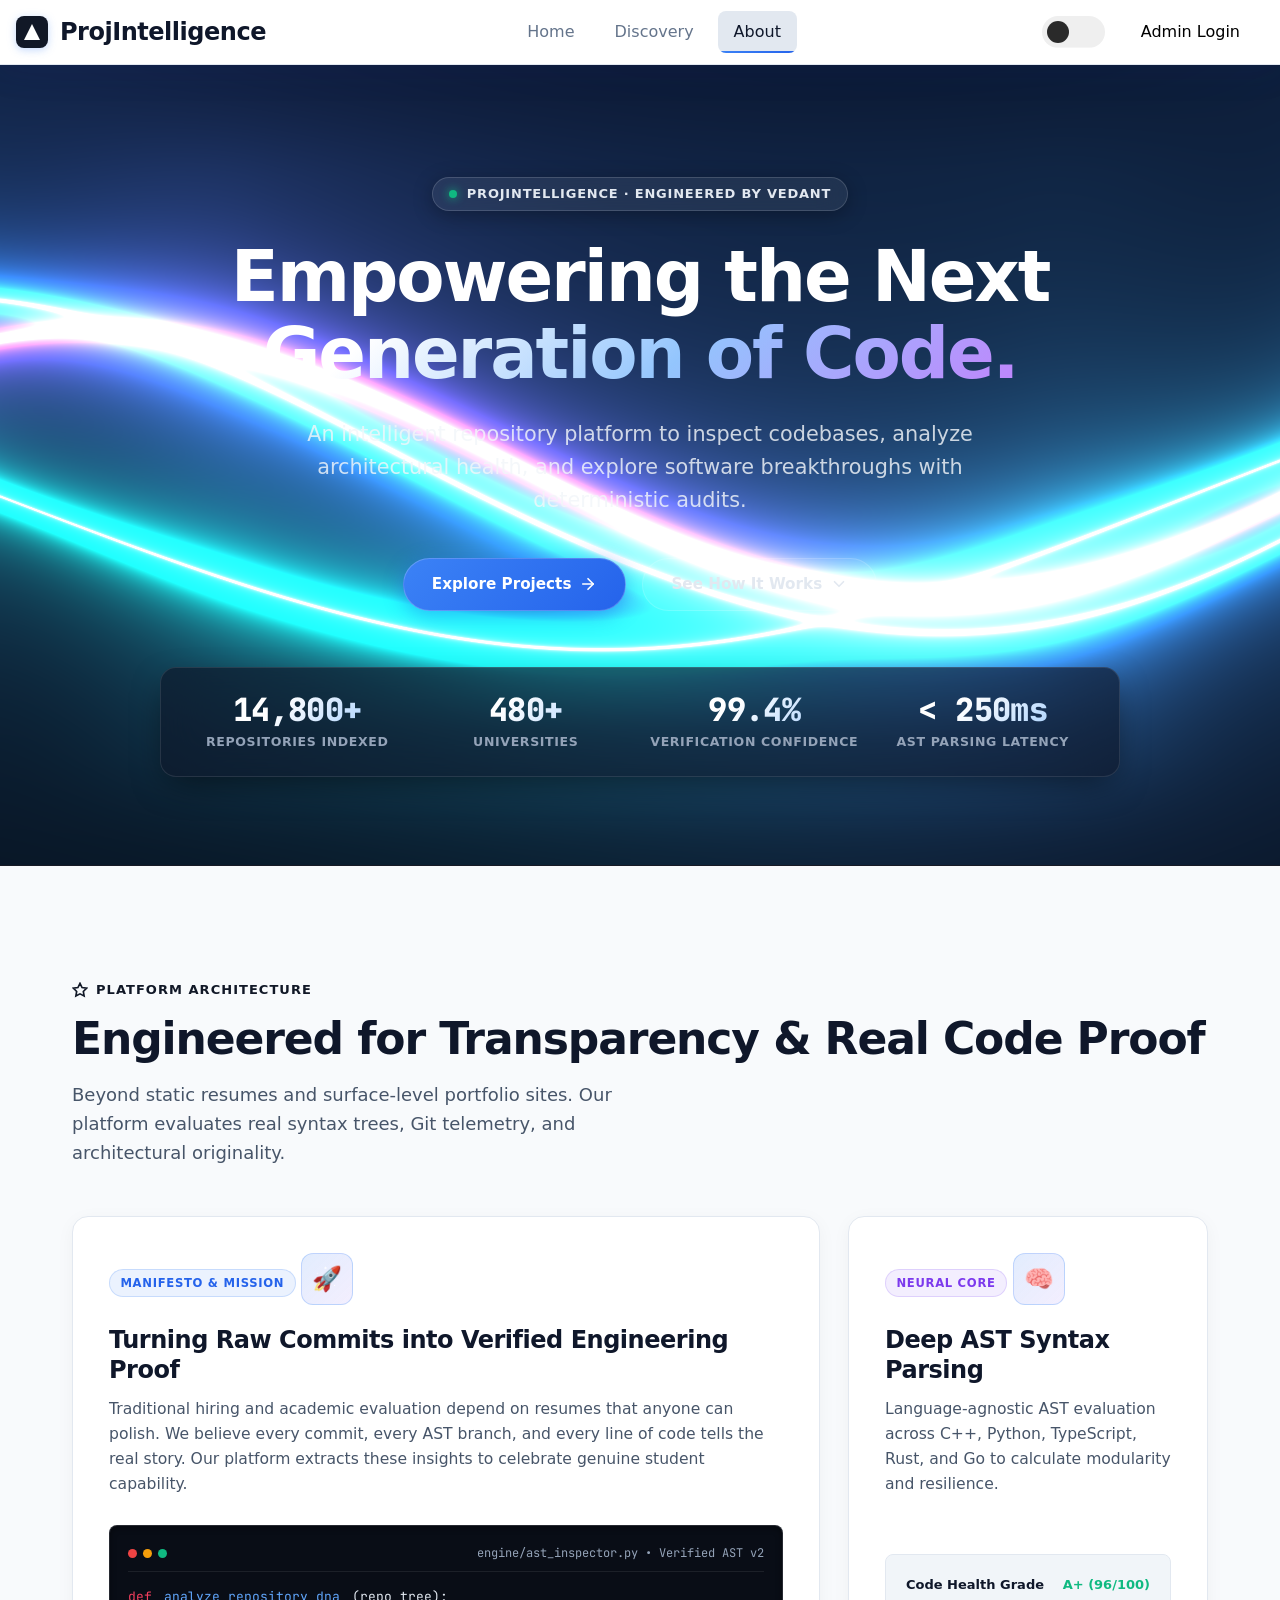
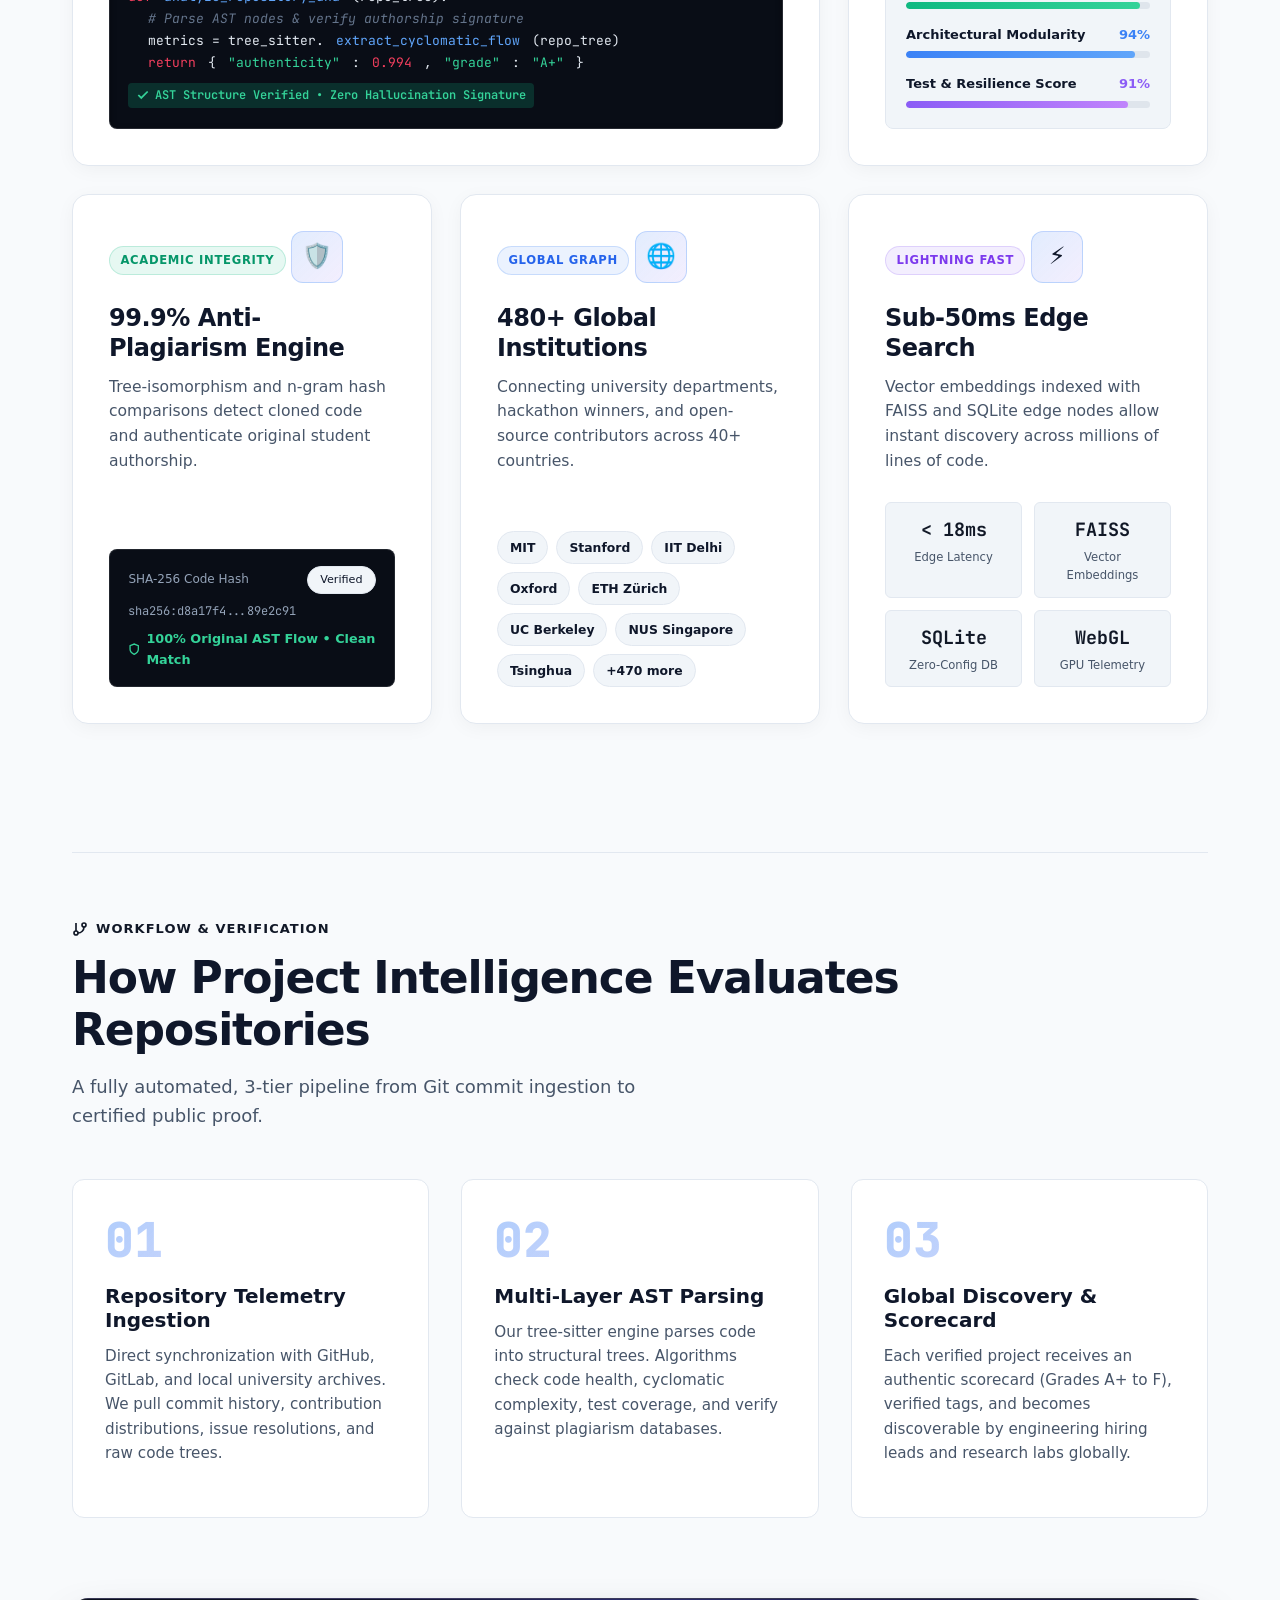
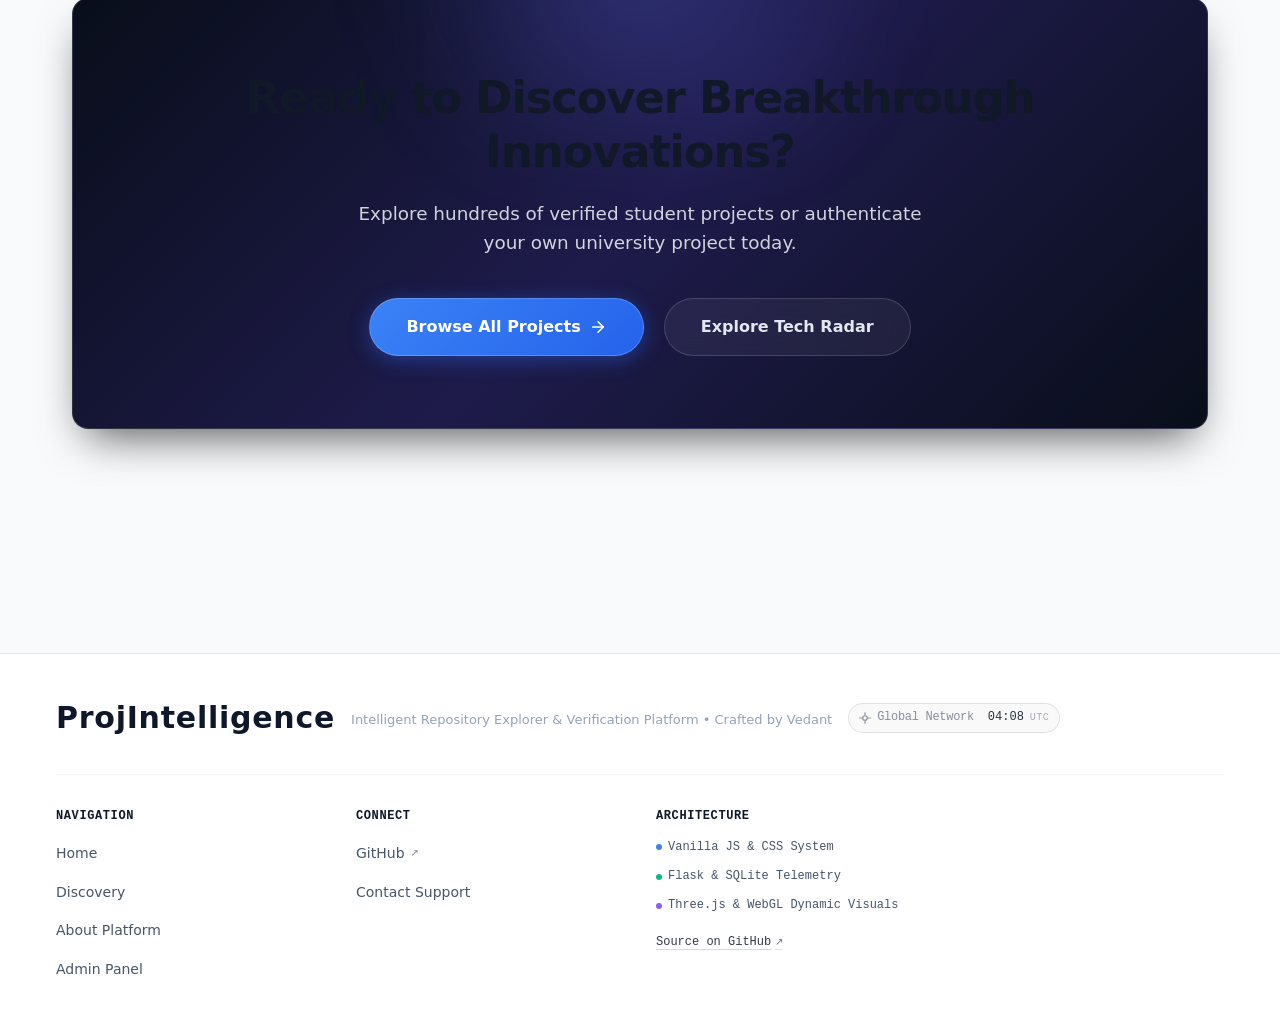
<file: frontend/about.html>
<!DOCTYPE html>
<html lang="en">
<head>
  <meta charset="UTF-8">
  <meta name="viewport" content="width=device-width, initial-scale=1.0">
  <title>About - ProjIntelligence Platform</title>
  <meta name="description" content="Discover how ProjIntelligence analyzes, verifies, and showcases software engineering breakthroughs.">
  <link rel="icon" type="image/svg+xml" href="data:image/svg+xml,<svg xmlns='http://www.w3.org/2000/svg' viewBox='0 0 100 100'><text y='.9em' font-size='90'>⚡</text></svg>">
  <script>
    (function() {
      try {
        var t = localStorage.getItem('theme');
        if (t) { try { t = JSON.parse(t); } catch(e) {} }
        if (!t && window.matchMedia && window.matchMedia('(prefers-color-scheme: dark)').matches) t = 'dark';
        document.documentElement.setAttribute('data-theme', t === 'dark' ? 'dark' : 'light');
      } catch (e) {}
    })();
  </script>
  <link rel="preconnect" href="https://fonts.googleapis.com">
  <link rel="preconnect" href="https://fonts.gstatic.com" crossorigin>
  <link href="https://fonts.googleapis.com/css2?family=Inter:wght@300;400;500;600;700;800;900&family=JetBrains+Mono:wght@400;500;600&display=swap" rel="stylesheet">
  
  <link rel="stylesheet" href="css/variables.css">
  <link rel="stylesheet" href="css/base.css">
  <link rel="stylesheet" href="css/components.css">
  <link rel="stylesheet" href="css/dashboard.css">
  <link rel="stylesheet" href="css/theme.css">
  
  <style>
    /* =========================================================================
       PAGE SYSTEM & CUSTOM FOLLOWER
       ========================================================================= */
    :root {
      --hero-accent-cyan: #06b6d4;
      --hero-accent-purple: #8b5cf6;
      --hero-accent-blue: #3b82f6;
    }

    /* Ambient cursor aura follower (non-blocking) */
    .cursor-aura {
      position: fixed;
      top: 0; left: 0;
      width: 320px; height: 320px;
      border-radius: 50%;
      background: radial-gradient(circle, rgba(59, 130, 246, 0.15) 0%, rgba(139, 92, 246, 0.08) 35%, transparent 70%);
      pointer-events: none;
      transform: translate(-50%, -50%);
      z-index: 9999;
      opacity: 0;
      transition: opacity 0.4s ease;
      mix-blend-mode: screen;
    }
    body:hover .cursor-aura {
      opacity: 1;
    }

    /* =========================================================================
       ABOUT HERO SECTION
       ========================================================================= */
    .about-hero {
      position: relative;
      background: #030712;
      color: #ffffff;
      padding: 7rem var(--space-4) 5.5rem;
      overflow: hidden;
      border-bottom: 1px solid rgba(255, 255, 255, 0.08);
    }

    /* Canvas background layer */
    .about-hero__canvas {
      position: absolute;
      top: 0;
      left: 0;
      width: 100%;
      height: 100%;
      z-index: 1;
      pointer-events: none;
      display: block;
    }

    /* Subtle ambient CSS glow behind canvas */
    .about-hero__glow {
      position: absolute;
      top: 20%;
      left: 50%;
      transform: translate(-50%, -30%);
      width: 800px;
      height: 400px;
      background: radial-gradient(ellipse at center, rgba(59, 130, 246, 0.22) 0%, rgba(139, 92, 246, 0.15) 40%, transparent 75%);
      filter: blur(60px);
      z-index: 0;
      pointer-events: none;
    }

    .about-hero__container {
      position: relative;
      z-index: 2;
      max-width: 960px;
      margin: 0 auto;
      text-align: center;
    }

    .about-hero__pill {
      display: inline-flex;
      align-items: center;
      gap: 0.625rem;
      padding: 0.35rem 1rem;
      background: rgba(255, 255, 255, 0.07);
      border: 1px solid rgba(255, 255, 255, 0.15);
      border-radius: var(--radius-full);
      backdrop-filter: blur(16px);
      -webkit-backdrop-filter: blur(16px);
      font-size: 0.8125rem;
      font-weight: 600;
      letter-spacing: 0.06em;
      text-transform: uppercase;
      color: #e2e8f0;
      margin-bottom: 1.75rem;
      box-shadow: 0 4px 20px rgba(0, 0, 0, 0.3);
      animation: heroFadeDown 0.7s cubic-bezier(0.16, 1, 0.3, 1) forwards;
    }

    .about-hero__pill-dot {
      width: 8px;
      height: 8px;
      background: #10b981;
      border-radius: 50%;
      box-shadow: 0 0 10px #10b981;
      animation: pulse 2s infinite;
    }

    .about-hero__title {
      font-size: clamp(2.5rem, 5.5vw, 4.75rem);
      font-weight: 800;
      line-height: 1.1;
      letter-spacing: -0.03em;
      margin-bottom: 1.5rem;
      color: #ffffff;
      animation: heroFadeUp 0.8s cubic-bezier(0.16, 1, 0.3, 1) 0.1s forwards;
      opacity: 0;
      transform: translateY(20px);
    }

    .about-hero__title-gradient {
      background: linear-gradient(135deg, #ffffff 15%, #93c5fd 55%, #c084fc 100%);
      -webkit-background-clip: text;
      background-clip: text;
      -webkit-text-fill-color: transparent;
      display: inline-block;
    }

    .about-hero__subtitle {
      font-size: clamp(1.05rem, 2vw, 1.3rem);
      line-height: 1.6;
      color: rgba(241, 245, 249, 0.82);
      max-width: 680px;
      margin: 0 auto 2.5rem;
      animation: heroFadeUp 0.8s cubic-bezier(0.16, 1, 0.3, 1) 0.2s forwards;
      opacity: 0;
      transform: translateY(20px);
    }

    .about-hero__actions {
      display: flex;
      align-items: center;
      justify-content: center;
      gap: 1rem;
      flex-wrap: wrap;
      margin-bottom: 3.5rem;
      animation: heroFadeUp 0.8s cubic-bezier(0.16, 1, 0.3, 1) 0.3s forwards;
      opacity: 0;
      transform: translateY(20px);
    }

    .hero-btn-primary {
      display: inline-flex;
      align-items: center;
      gap: 0.5rem;
      padding: 0.85rem 1.75rem;
      background: linear-gradient(135deg, #3b82f6 0%, #2563eb 100%);
      color: #ffffff;
      font-weight: 600;
      font-size: 0.95rem;
      border-radius: var(--radius-full);
      text-decoration: none;
      box-shadow: 0 4px 20px rgba(37, 99, 235, 0.45);
      transition: all 0.25s ease;
      border: 1px solid rgba(255, 255, 255, 0.2);
    }
    .hero-btn-primary:hover {
      transform: translateY(-2px);
      box-shadow: 0 8px 25px rgba(37, 99, 235, 0.6);
      color: #ffffff;
    }

    .hero-btn-secondary {
      display: inline-flex;
      align-items: center;
      gap: 0.5rem;
      padding: 0.85rem 1.75rem;
      background: rgba(255, 255, 255, 0.06);
      color: #e2e8f0;
      font-weight: 600;
      font-size: 0.95rem;
      border-radius: var(--radius-full);
      text-decoration: none;
      border: 1px solid rgba(255, 255, 255, 0.15);
      backdrop-filter: blur(10px);
      -webkit-backdrop-filter: blur(10px);
      transition: all 0.25s ease;
    }
    .hero-btn-secondary:hover {
      background: rgba(255, 255, 255, 0.12);
      border-color: rgba(255, 255, 255, 0.3);
      color: #ffffff;
      transform: translateY(-2px);
    }

    /* Live telemetry stat bar in hero */
    .about-hero__stats {
      display: grid;
      grid-template-columns: repeat(4, 1fr);
      gap: 1.25rem;
      padding: 1.5rem 2rem;
      background: rgba(15, 23, 42, 0.65);
      border: 1px solid rgba(255, 255, 255, 0.1);
      border-radius: var(--radius-2xl);
      backdrop-filter: blur(20px);
      -webkit-backdrop-filter: blur(20px);
      box-shadow: 0 12px 35px -10px rgba(0, 0, 0, 0.6);
      animation: heroFadeUp 0.8s cubic-bezier(0.16, 1, 0.3, 1) 0.4s forwards;
      opacity: 0;
      transform: translateY(20px);
    }

    .stat-item {
      text-align: center;
    }
    .stat-item__value {
      font-size: clamp(1.4rem, 2.5vw, 2rem);
      font-weight: 800;
      color: #ffffff;
      font-family: 'JetBrains Mono', monospace;
      letter-spacing: -0.02em;
      line-height: 1.1;
      margin-bottom: 0.3rem;
      background: linear-gradient(135deg, #ffffff 40%, #93c5fd 100%);
      -webkit-background-clip: text;
      background-clip: text;
      -webkit-text-fill-color: transparent;
    }
    .stat-item__label {
      font-size: 0.785rem;
      font-weight: 600;
      color: #94a3b8;
      text-transform: uppercase;
      letter-spacing: 0.05em;
    }

    @keyframes heroFadeDown {
      from { opacity: 0; transform: translateY(-15px); }
      to { opacity: 1; transform: translateY(0); }
    }
    @keyframes heroFadeUp {
      to { opacity: 1; transform: translateY(0); }
    }
    @keyframes pulse {
      0%, 100% { opacity: 1; transform: scale(1); }
      50% { opacity: 0.5; transform: scale(0.85); }
    }

    @media (max-width: 768px) {
      .about-hero {
        padding: 5.5rem var(--space-4) 4rem;
      }
      .about-hero__stats {
        grid-template-columns: repeat(2, 1fr);
        gap: 1.5rem;
        padding: 1.25rem;
      }
    }
    @media (max-width: 480px) {
      .about-hero__stats {
        grid-template-columns: 1fr;
      }
    }

    /* =========================================================================
       BENTO GRID SYSTEM (SUPERIOR MODERN TECH UI)
       ========================================================================= */
    .bento-section {
      padding: 5rem 0 3rem;
    }

    .section-eyebrow {
      display: inline-flex;
      align-items: center;
      gap: 0.5rem;
      font-size: 0.8125rem;
      font-weight: 700;
      letter-spacing: 0.08em;
      text-transform: uppercase;
      color: var(--primary-500);
      margin-bottom: 0.75rem;
    }
    [data-theme="dark"] .section-eyebrow {
      color: #60a5fa;
    }

    .section-headline {
      font-size: clamp(2rem, 3.5vw, 2.75rem);
      font-weight: 800;
      letter-spacing: -0.025em;
      color: var(--text-primary);
      margin-bottom: 1rem;
      line-height: 1.2;
    }

    .section-lead {
      font-size: 1.125rem;
      color: var(--text-secondary);
      max-width: 620px;
      margin-bottom: 3rem;
      line-height: 1.6;
    }

    .bento-grid {
      display: grid;
      grid-template-columns: repeat(12, 1fr);
      gap: 1.75rem;
      margin-bottom: 5rem;
    }

    /* Bento Card Base */
    .bento-card {
      position: relative;
      background: var(--card-bg);
      border: 1px solid var(--border-light);
      border-radius: var(--radius-2xl);
      padding: 2.25rem;
      overflow: hidden;
      display: flex;
      flex-direction: column;
      justify-content: space-between;
      box-shadow: 0 4px 20px -2px rgba(0, 0, 0, 0.05);
      transition: transform 0.35s cubic-bezier(0.16, 1, 0.3, 1), 
                  box-shadow 0.35s cubic-bezier(0.16, 1, 0.3, 1), 
                  border-color 0.3s ease;
    }

    [data-theme="dark"] .bento-card {
      background: rgba(30, 41, 59, 0.65);
      border-color: rgba(255, 255, 255, 0.08);
      box-shadow: 0 10px 30px -10px rgba(0, 0, 0, 0.5);
      backdrop-filter: blur(12px);
      -webkit-backdrop-filter: blur(12px);
    }

    /* Mouse Glow on Cards */
    .bento-card::after {
      content: '';
      position: absolute;
      top: 0; left: 0; width: 100%; height: 100%;
      background: radial-gradient(450px circle at var(--mouse-x, 50%) var(--mouse-y, 50%), rgba(59, 130, 246, 0.12), transparent 60%);
      opacity: 0;
      transition: opacity 0.3s ease;
      pointer-events: none;
      z-index: 1;
    }
    .bento-card:hover::after {
      opacity: 1;
    }

    .bento-card:hover {
      transform: translateY(-6px);
      box-shadow: 0 20px 40px -15px rgba(59, 130, 246, 0.18);
      border-color: rgba(59, 130, 246, 0.35);
    }

    /* Card Spans */
    .bento-span-8 { grid-column: span 8; }
    .bento-span-4 { grid-column: span 4; }
    .bento-span-6 { grid-column: span 6; }
    .bento-span-12 { grid-column: span 12; }

    @media (max-width: 1024px) {
      .bento-span-8 { grid-column: span 12; }
      .bento-span-4 { grid-column: span 6; }
      .bento-span-6 { grid-column: span 12; }
    }
    @media (max-width: 768px) {
      .bento-span-4 { grid-column: span 12; }
      .bento-card { padding: 1.75rem; }
    }

    /* Card Elements */
    .bento-badge {
      display: inline-flex;
      align-items: center;
      gap: 0.375rem;
      padding: 0.25rem 0.65rem;
      border-radius: var(--radius-full);
      font-size: 0.725rem;
      font-weight: 700;
      letter-spacing: 0.06em;
      text-transform: uppercase;
      background: rgba(59, 130, 246, 0.1);
      color: #2563eb;
      border: 1px solid rgba(59, 130, 246, 0.2);
      margin-bottom: 1.25rem;
      width: fit-content;
      position: relative;
      z-index: 2;
    }
    [data-theme="dark"] .bento-badge {
      color: #60a5fa;
      background: rgba(59, 130, 246, 0.15);
      border-color: rgba(96, 165, 250, 0.25);
    }

    .bento-badge--emerald {
      background: rgba(16, 185, 129, 0.1);
      color: #059669;
      border-color: rgba(16, 185, 129, 0.2);
    }
    [data-theme="dark"] .bento-badge--emerald {
      background: rgba(16, 185, 129, 0.15);
      color: #34d399;
      border-color: rgba(52, 211, 153, 0.25);
    }

    .bento-badge--purple {
      background: rgba(139, 92, 246, 0.1);
      color: #7c3aed;
      border-color: rgba(139, 92, 246, 0.2);
    }
    [data-theme="dark"] .bento-badge--purple {
      background: rgba(139, 92, 246, 0.15);
      color: #a78bfa;
      border-color: rgba(167, 139, 250, 0.25);
    }

    .bento-header {
      position: relative;
      z-index: 2;
    }

    .bento-icon-box {
      width: 3.25rem;
      height: 3.25rem;
      border-radius: var(--radius-xl);
      background: linear-gradient(135deg, rgba(59, 130, 246, 0.15), rgba(139, 92, 246, 0.1));
      border: 1px solid rgba(59, 130, 246, 0.25);
      display: inline-flex;
      align-items: center;
      justify-content: center;
      font-size: 1.5rem;
      margin-bottom: 1.25rem;
      transition: transform 0.3s ease;
    }
    .bento-card:hover .bento-icon-box {
      transform: scale(1.08) rotate(3deg);
    }

    .bento-title {
      font-size: 1.5rem;
      font-weight: 700;
      color: var(--text-primary);
      margin-bottom: 0.75rem;
      letter-spacing: -0.02em;
      line-height: 1.25;
    }

    .bento-desc {
      color: var(--text-secondary);
      font-size: 0.975rem;
      line-height: 1.6;
      margin-bottom: 1.75rem;
      position: relative;
      z-index: 2;
    }

    /* Embedded Terminal / Code Inspector Widget (Card 1) */
    .terminal-mockup {
      background: #090d16;
      border: 1px solid rgba(255, 255, 255, 0.12);
      border-radius: var(--radius-lg);
      padding: 1.15rem;
      font-family: 'JetBrains Mono', monospace;
      font-size: 0.8125rem;
      color: #e2e8f0;
      box-shadow: inset 0 2px 6px rgba(0, 0, 0, 0.4);
      position: relative;
      z-index: 2;
    }

    .terminal-bar {
      display: flex;
      align-items: center;
      justify-content: space-between;
      margin-bottom: 0.875rem;
      padding-bottom: 0.5rem;
      border-bottom: 1px solid rgba(255, 255, 255, 0.08);
    }
    .terminal-dots {
      display: flex;
      gap: 0.35rem;
    }
    .terminal-dot {
      width: 9px;
      height: 9px;
      border-radius: 50%;
    }
    .dot-red { background: #ef4444; }
    .dot-yellow { background: #f59e0b; }
    .dot-green { background: #10b981; }

    .terminal-file {
      color: #94a3b8;
      font-size: 0.75rem;
    }
    .terminal-line {
      display: flex;
      gap: 0.75rem;
      line-height: 1.7;
    }
    .t-token-kw { color: #f43f5e; }
    .t-token-fn { color: #60a5fa; }
    .t-token-str { color: #34d399; }
    .t-token-comment { color: #64748b; font-style: italic; }
    .t-badge-verified {
      display: inline-flex;
      align-items: center;
      gap: 0.3rem;
      background: rgba(16, 185, 129, 0.2);
      color: #34d399;
      padding: 0.2rem 0.5rem;
      border-radius: 4px;
      font-size: 0.75rem;
      font-weight: 600;
      margin-top: 0.5rem;
    }

    /* Embedded Health Progress Meters (Card 2) */
    .radar-meters {
      display: flex;
      flex-direction: column;
      gap: 1rem;
      background: var(--bg-tertiary);
      border: 1px solid var(--border-light);
      border-radius: var(--radius-lg);
      padding: 1.25rem;
      position: relative;
      z-index: 2;
    }
    .meter-row {
      display: flex;
      flex-direction: column;
      gap: 0.35rem;
    }
    .meter-meta {
      display: flex;
      justify-content: space-between;
      font-size: 0.8125rem;
      font-weight: 600;
      color: var(--text-primary);
    }
    .meter-bar {
      height: 7px;
      background: rgba(148, 163, 184, 0.2);
      border-radius: 99px;
      overflow: hidden;
    }
    .meter-fill {
      height: 100%;
      border-radius: 99px;
      transition: width 1s ease-out;
    }
    .fill-green { background: linear-gradient(90deg, #10b981, #34d399); }
    .fill-blue { background: linear-gradient(90deg, #3b82f6, #60a5fa); }
    .fill-purple { background: linear-gradient(90deg, #8b5cf6, #c084fc); }

    /* Cryptographic Fingerprint Box (Card 3) */
    .crypto-fingerprint {
      background: #090d16;
      border: 1px solid rgba(255, 255, 255, 0.1);
      border-radius: var(--radius-lg);
      padding: 1rem 1.15rem;
      position: relative;
      z-index: 2;
    }
    .crypto-chip {
      display: flex;
      align-items: center;
      justify-content: space-between;
      margin-bottom: 0.5rem;
    }
    .crypto-hash {
      font-family: 'JetBrains Mono', monospace;
      font-size: 0.75rem;
      color: #94a3b8;
      word-break: break-all;
    }
    .crypto-status {
      display: inline-flex;
      align-items: center;
      gap: 0.35rem;
      color: #34d399;
      font-size: 0.8rem;
      font-weight: 600;
      margin-top: 0.5rem;
    }

    /* University Chips Cloud (Card 4) */
    .uni-cloud {
      display: flex;
      flex-wrap: wrap;
      gap: 0.5rem;
      position: relative;
      z-index: 2;
    }
    .uni-pill {
      font-size: 0.775rem;
      font-weight: 600;
      padding: 0.35rem 0.75rem;
      border-radius: var(--radius-full);
      background: var(--bg-tertiary);
      border: 1px solid var(--border-light);
      color: var(--text-primary);
      transition: all 0.2s ease;
    }
    .uni-pill:hover {
      background: rgba(59, 130, 246, 0.15);
      border-color: rgba(59, 130, 246, 0.4);
      color: #2563eb;
      transform: translateY(-2px);
    }
    [data-theme="dark"] .uni-pill:hover {
      color: #60a5fa;
    }

    /* Edge Infra Specs (Card 5) */
    .edge-specs {
      display: grid;
      grid-template-columns: repeat(2, 1fr);
      gap: 0.75rem;
      position: relative;
      z-index: 2;
    }
    .edge-spec-item {
      background: var(--bg-tertiary);
      border: 1px solid var(--border-light);
      border-radius: var(--radius-md);
      padding: 0.75rem;
      text-align: center;
    }
    .edge-spec-num {
      font-family: 'JetBrains Mono', monospace;
      font-weight: 700;
      font-size: 1.15rem;
      color: var(--primary-500);
    }
    [data-theme="dark"] .edge-spec-num {
      color: #60a5fa;
    }
    .edge-spec-lbl {
      font-size: 0.725rem;
      color: var(--text-secondary);
      margin-top: 0.2rem;
    }

    /* =========================================================================
       3-STEP PIPELINE ARCHITECTURE SECTION
       ========================================================================= */
    .pipeline-section {
      padding: 4rem 0 5rem;
      border-top: 1px solid var(--border-light);
    }

    .pipeline-grid {
      display: grid;
      grid-template-columns: repeat(3, 1fr);
      gap: 2rem;
      position: relative;
    }

    .pipeline-card {
      background: var(--card-bg);
      border: 1px solid var(--border-light);
      border-radius: var(--radius-xl);
      padding: 2.25rem 2rem;
      position: relative;
      transition: transform 0.3s ease, border-color 0.3s ease, box-shadow 0.3s ease;
    }
    .pipeline-card:hover {
      transform: translateY(-4px);
      border-color: rgba(59, 130, 246, 0.4);
      box-shadow: 0 15px 30px -10px rgba(59, 130, 246, 0.12);
    }

    .pipeline-step-num {
      font-family: 'JetBrains Mono', monospace;
      font-size: 3rem;
      font-weight: 800;
      line-height: 1;
      margin-bottom: 1.25rem;
      background: linear-gradient(135deg, rgba(59, 130, 246, 0.4) 0%, rgba(139, 92, 246, 0.2) 100%);
      -webkit-background-clip: text;
      background-clip: text;
      -webkit-text-fill-color: transparent;
    }

    .pipeline-title {
      font-size: 1.25rem;
      font-weight: 700;
      color: var(--text-primary);
      margin-bottom: 0.75rem;
    }
    .pipeline-desc {
      font-size: 0.95rem;
      color: var(--text-secondary);
      line-height: 1.6;
    }

    @media (max-width: 900px) {
      .pipeline-grid {
        grid-template-columns: 1fr;
      }
    }

    /* =========================================================================
       CALL TO ACTION (CTA)
       ========================================================================= */
    .about-cta {
      position: relative;
      background: linear-gradient(135deg, #090e1a 0%, #1e1b4b 50%, #090e1a 100%);
      border: 1px solid rgba(255, 255, 255, 0.15);
      border-radius: var(--radius-2xl);
      padding: 4.5rem 2.5rem;
      text-align: center;
      color: #ffffff;
      overflow: hidden;
      margin-bottom: 6rem;
      box-shadow: 0 20px 45px -15px rgba(0, 0, 0, 0.7);
    }
    .about-cta__glow {
      position: absolute;
      top: -50%; left: 50%;
      transform: translateX(-50%);
      width: 600px; height: 350px;
      background: radial-gradient(circle, rgba(99, 102, 241, 0.35) 0%, transparent 70%);
      filter: blur(50px);
      pointer-events: none;
    }
    .about-cta__title {
      font-size: clamp(2rem, 3.5vw, 3rem);
      font-weight: 800;
      letter-spacing: -0.025em;
      margin-bottom: 1.25rem;
      position: relative;
      z-index: 2;
    }
    .about-cta__desc {
      font-size: 1.15rem;
      color: rgba(241, 245, 249, 0.85);
      max-width: 600px;
      margin: 0 auto 2.5rem;
      position: relative;
      z-index: 2;
      line-height: 1.6;
    }
    .about-cta__buttons {
      display: flex;
      align-items: center;
      justify-content: center;
      gap: 1.25rem;
      flex-wrap: wrap;
      position: relative;
      z-index: 2;
    }
  </style>
</head>
<body>
  <!-- Ambient non-intrusive cursor aura follower -->
  <div class="cursor-aura" id="cursorAura" aria-hidden="true"></div>

  <!-- Main Navigation Header -->
  <header class="header">
    <div class="header__container">
      <div class="header__brand">
        <svg class="header__logo" width="32" height="32" viewBox="0 0 32 32" fill="none">
          <rect width="32" height="32" rx="8" fill="var(--primary-500)"/>
          <path d="M16 8L8 24H24L16 8Z" fill="white"/>
        </svg>
        <h1 class="header__title">ProjIntelligence</h1>
      </div>
      <nav class="header__nav">
        <a href="index.html" class="nav-link">Home</a>
        <a href="projects.html" class="nav-link">Discovery</a>
        <a href="about.html" class="nav-link nav-link--active">About</a>
      </nav>
      <div class="header__actions">
        <input type="checkbox" class="theme-checkbox" id="themeToggle" aria-label="Toggle theme">
        <a href="admin.html" class="btn btn--outline" id="loginBtn">Admin Login</a>
        <button class="header__hamburger" id="navToggle" type="button" aria-label="Open navigation menu" aria-expanded="false" aria-controls="mobileNav">
          <span class="header__hamburger-bar"></span>
          <span class="header__hamburger-bar"></span>
          <span class="header__hamburger-bar"></span>
        </button>
      </div>
    </div>
  </header>

  <!-- Mobile Navigation Drawer -->
  <div class="mobile-nav-backdrop" id="mobileNavBackdrop" aria-hidden="true"></div>
  <nav class="mobile-nav" id="mobileNav" aria-label="Mobile Navigation" aria-hidden="true">
    <div class="mobile-nav__content">
      <div class="mobile-nav__links">
        <a href="index.html" class="mobile-nav__link">
          <span class="mobile-nav__icon">
            <svg width="20" height="20" viewBox="0 0 24 24" fill="none" stroke="currentColor" stroke-width="2" stroke-linecap="round" stroke-linejoin="round"><path d="M3 9l9-7 9 7v11a2 2 0 0 1-2 2H5a2 2 0 0 1-2-2z"/><polyline points="9 22 9 12 15 12 15 22"/></svg>
          </span>
          <span class="mobile-nav__title">Home</span>
        </a>
        <a href="projects.html" class="mobile-nav__link">
          <span class="mobile-nav__icon">
            <svg width="20" height="20" viewBox="0 0 24 24" fill="none" stroke="currentColor" stroke-width="2" stroke-linecap="round" stroke-linejoin="round"><circle cx="11" cy="11" r="8"/><line x1="21" y1="21" x2="16.65" y2="16.65"/></svg>
          </span>
          <span class="mobile-nav__title">Discovery</span>
        </a>
        <a href="about.html" class="mobile-nav__link is-active">
          <span class="mobile-nav__icon">
            <svg width="20" height="20" viewBox="0 0 24 24" fill="none" stroke="currentColor" stroke-width="2" stroke-linecap="round" stroke-linejoin="round"><circle cx="12" cy="12" r="10"/><line x1="12" y1="16" x2="12" y2="12"/><line x1="12" y1="8" x2="12.01" y2="8"/></svg>
          </span>
          <span class="mobile-nav__title">About</span>
          <span class="mobile-nav__badge">Current</span>
        </a>
        <a href="admin.html" class="mobile-nav__link">
          <span class="mobile-nav__icon">
            <svg width="20" height="20" viewBox="0 0 24 24" fill="none" stroke="currentColor" stroke-width="2" stroke-linecap="round" stroke-linejoin="round"><rect x="3" y="11" width="18" height="11" rx="2" ry="2"/><path d="M7 11V7a5 5 0 0 1 10 0v4"/></svg>
          </span>
          <span class="mobile-nav__title">Admin Portal</span>
        </a>
      </div>
      <div class="mobile-nav__footer">
        <a href="admin.html" class="btn btn--secondary mobile-nav__btn">
          <svg width="18" height="18" viewBox="0 0 24 24" fill="none" stroke="currentColor" stroke-width="2"><path d="M15 3h4a2 2 0 0 1 2 2v14a2 2 0 0 1-2 2h-4M10 17l5-5-5-5M15 12H3"/></svg>
          <span>Admin Login</span>
        </a>
      </div>
    </div>
  </nav>

  <!-- ABOUT HERO SECTION WITH THREE.JS CHROMATIC WEBGL WAVE -->
  <section class="about-hero" id="heroSection">
    <div class="about-hero__glow" aria-hidden="true"></div>
    <canvas id="heroCanvas" class="about-hero__canvas"></canvas>

    <div class="about-hero__container">
      <div class="about-hero__pill">
        <span class="about-hero__pill-dot"></span>
        <span>ProjIntelligence · Engineered by Vedant</span>
      </div>

      <h1 class="about-hero__title">
        Empowering the Next<br>
        <span class="about-hero__title-gradient">Generation of Code.</span>
      </h1>

      <p class="about-hero__subtitle">
        An intelligent repository platform to inspect codebases, analyze architectural health, and explore software breakthroughs with deterministic audits.
      </p>

      <div class="about-hero__actions">
        <a href="projects.html" class="hero-btn-primary">
          <span>Explore Projects</span>
          <svg width="18" height="18" viewBox="0 0 24 24" fill="none" stroke="currentColor" stroke-width="2.2" stroke-linecap="round" stroke-linejoin="round">
            <line x1="5" y1="12" x2="19" y2="12"></line>
            <polyline points="12 5 19 12 12 19"></polyline>
          </svg>
        </a>
        <a href="#pipeline" class="hero-btn-secondary">
          <span>See How It Works</span>
          <svg width="18" height="18" viewBox="0 0 24 24" fill="none" stroke="currentColor" stroke-width="2.2" stroke-linecap="round" stroke-linejoin="round">
            <polyline points="6 9 12 15 18 9"></polyline>
          </svg>
        </a>
      </div>

      <!-- Live Platform Telemetry Bar -->
      <div class="about-hero__stats">
        <div class="stat-item">
          <div class="stat-item__value">14,800+</div>
          <div class="stat-item__label">Repositories Indexed</div>
        </div>
        <div class="stat-item">
          <div class="stat-item__value">480+</div>
          <div class="stat-item__label">Universities</div>
        </div>
        <div class="stat-item">
          <div class="stat-item__value">99.4%</div>
          <div class="stat-item__label">Verification Confidence</div>
        </div>
        <div class="stat-item">
          <div class="stat-item__value">&lt; 250ms</div>
          <div class="stat-item__label">AST Parsing Latency</div>
        </div>
      </div>
    </div>
  </section>

  <!-- MAIN CONTENT CONTAINER -->
  <main class="main container">
    
    <!-- MODERN BENTO GRID (TECH INTELLIGENCE SPEC) -->
    <section class="bento-section">
      <div class="section-eyebrow">
        <svg width="16" height="16" viewBox="0 0 24 24" fill="none" stroke="currentColor" stroke-width="2.5">
          <polygon points="12 2 15.09 8.26 22 9.27 17 14.14 18.18 21.02 12 17.77 5.82 21.02 7 14.14 2 9.27 8.91 8.26 12 2"></polygon>
        </svg>
        <span>Platform Architecture</span>
      </div>
      <h2 class="section-headline">Engineered for Transparency &amp; Real Code Proof</h2>
      <p class="section-lead">Beyond static resumes and surface-level portfolio sites. Our platform evaluates real syntax trees, Git telemetry, and architectural originality.</p>

      <div class="bento-grid">
        
        <!-- CARD 1: Large Manifesto + Live AST Stream (Span 8) -->
        <article class="bento-card bento-span-8 interactive-card">
          <div class="bento-header">
            <span class="bento-badge">Manifesto &amp; Mission</span>
            <div class="bento-icon-box">🚀</div>
            <h3 class="bento-title">Turning Raw Commits into Verified Engineering Proof</h3>
            <p class="bento-desc">Traditional hiring and academic evaluation depend on resumes that anyone can polish. We believe every commit, every AST branch, and every line of code tells the real story. Our platform extracts these insights to celebrate genuine student capability.</p>
          </div>

          <!-- Code DNA Inspector Widget -->
          <div class="terminal-mockup">
            <div class="terminal-bar">
              <div class="terminal-dots">
                <span class="terminal-dot dot-red"></span>
                <span class="terminal-dot dot-yellow"></span>
                <span class="terminal-dot dot-green"></span>
              </div>
              <span class="terminal-file">engine/ast_inspector.py &bull; Verified AST v2</span>
            </div>
            <div class="terminal-line">
              <span class="t-token-kw">def</span> <span class="t-token-fn">analyze_repository_dna</span>(repo_tree):
            </div>
            <div class="terminal-line" style="padding-left: 1.25rem;">
              <span class="t-token-comment"># Parse AST nodes &amp; verify authorship signature</span>
            </div>
            <div class="terminal-line" style="padding-left: 1.25rem;">
              metrics = tree_sitter.<span class="t-token-fn">extract_cyclomatic_flow</span>(repo_tree)
            </div>
            <div class="terminal-line" style="padding-left: 1.25rem;">
              <span class="t-token-kw">return</span> { <span class="t-token-str">"authenticity"</span>: <span class="t-token-kw">0.994</span>, <span class="t-token-str">"grade"</span>: <span class="t-token-str">"A+"</span> }
            </div>
            <div class="t-badge-verified">
              <svg width="14" height="14" viewBox="0 0 24 24" fill="none" stroke="currentColor" stroke-width="3">
                <polyline points="20 6 9 17 4 12"></polyline>
              </svg>
              <span>AST Structure Verified &bull; Zero Hallucination Signature</span>
            </div>
          </div>
        </article>

        <!-- CARD 2: Deep AST & Health Radar (Span 4) -->
        <article class="bento-card bento-span-4 interactive-card">
          <div class="bento-header">
            <span class="bento-badge bento-badge--purple">Neural Core</span>
            <div class="bento-icon-box">🧠</div>
            <h3 class="bento-title">Deep AST Syntax Parsing</h3>
            <p class="bento-desc">Language-agnostic AST evaluation across C++, Python, TypeScript, Rust, and Go to calculate modularity and resilience.</p>
          </div>

          <!-- Real-time Health Radar Progress Bars -->
          <div class="radar-meters">
            <div class="meter-row">
              <div class="meter-meta">
                <span>Code Health Grade</span>
                <span style="color: #10b981;">A+ (96/100)</span>
              </div>
              <div class="meter-bar">
                <div class="meter-fill fill-green" style="width: 96%;"></div>
              </div>
            </div>

            <div class="meter-row">
              <div class="meter-meta">
                <span>Architectural Modularity</span>
                <span style="color: #3b82f6;">94%</span>
              </div>
              <div class="meter-bar">
                <div class="meter-fill fill-blue" style="width: 94%;"></div>
              </div>
            </div>

            <div class="meter-row">
              <div class="meter-meta">
                <span>Test &amp; Resilience Score</span>
                <span style="color: #8b5cf6;">91%</span>
              </div>
              <div class="meter-bar">
                <div class="meter-fill fill-purple" style="width: 91%;"></div>
              </div>
            </div>
          </div>
        </article>

        <!-- CARD 3: Plagiarism & Verification Defense (Span 4) -->
        <article class="bento-card bento-span-4 interactive-card">
          <div class="bento-header">
            <span class="bento-badge bento-badge--emerald">Academic Integrity</span>
            <div class="bento-icon-box">🛡️</div>
            <h3 class="bento-title">99.9% Anti-Plagiarism Engine</h3>
            <p class="bento-desc">Tree-isomorphism and n-gram hash comparisons detect cloned code and authenticate original student authorship.</p>
          </div>

          <div class="crypto-fingerprint">
            <div class="crypto-chip">
              <span style="color: #94a3b8; font-size: 0.75rem;">SHA-256 Code Hash</span>
              <span class="badge badge--success" style="font-size: 0.7rem;">Verified</span>
            </div>
            <div class="crypto-hash">sha256:d8a17f4...89e2c91</div>
            <div class="crypto-status">
              <svg width="15" height="15" viewBox="0 0 24 24" fill="none" stroke="currentColor" stroke-width="2.5">
                <path d="M12 22s8-4 8-10V5l-8-3-8 3v7c0 6 8 10 8 10z"></path>
              </svg>
              <span>100% Original AST Flow &bull; Clean Match</span>
            </div>
          </div>
        </article>

        <!-- CARD 4: Global University Network (Span 4) -->
        <article class="bento-card bento-span-4 interactive-card">
          <div class="bento-header">
            <span class="bento-badge">Global Graph</span>
            <div class="bento-icon-box">🌐</div>
            <h3 class="bento-title">480+ Global Institutions</h3>
            <p class="bento-desc">Connecting university departments, hackathon winners, and open-source contributors across 40+ countries.</p>
          </div>

          <div class="uni-cloud">
            <span class="uni-pill">MIT</span>
            <span class="uni-pill">Stanford</span>
            <span class="uni-pill">IIT Delhi</span>
            <span class="uni-pill">Oxford</span>
            <span class="uni-pill">ETH Z&uuml;rich</span>
            <span class="uni-pill">UC Berkeley</span>
            <span class="uni-pill">NUS Singapore</span>
            <span class="uni-pill">Tsinghua</span>
            <span class="uni-pill">+470 more</span>
          </div>
        </article>

        <!-- CARD 5: Edge Infrastructure (Span 4) -->
        <article class="bento-card bento-span-4 interactive-card">
          <div class="bento-header">
            <span class="bento-badge bento-badge--purple">Lightning Fast</span>
            <div class="bento-icon-box">⚡</div>
            <h3 class="bento-title">Sub-50ms Edge Search</h3>
            <p class="bento-desc">Vector embeddings indexed with FAISS and SQLite edge nodes allow instant discovery across millions of lines of code.</p>
          </div>

          <div class="edge-specs">
            <div class="edge-spec-item">
              <div class="edge-spec-num">&lt; 18ms</div>
              <div class="edge-spec-lbl">Edge Latency</div>
            </div>
            <div class="edge-spec-item">
              <div class="edge-spec-num">FAISS</div>
              <div class="edge-spec-lbl">Vector Embeddings</div>
            </div>
            <div class="edge-spec-item">
              <div class="edge-spec-num">SQLite</div>
              <div class="edge-spec-lbl">Zero-Config DB</div>
            </div>
            <div class="edge-spec-item">
              <div class="edge-spec-num">WebGL</div>
              <div class="edge-spec-lbl">GPU Telemetry</div>
            </div>
          </div>
        </article>

      </div>
    </section>

    <!-- PIPELINE ARCHITECTURE (HOW IT WORKS) -->
    <section class="pipeline-section" id="pipeline">
      <div class="section-eyebrow">
        <svg width="16" height="16" viewBox="0 0 24 24" fill="none" stroke="currentColor" stroke-width="2.5">
          <line x1="6" y1="3" x2="6" y2="15"></line>
          <circle cx="18" cy="6" r="3"></circle>
          <circle cx="6" cy="18" r="3"></circle>
          <path d="M18 9a9 9 0 0 1-9 9"></path>
        </svg>
        <span>Workflow &amp; Verification</span>
      </div>
      <h2 class="section-headline">How Project Intelligence Evaluates Repositories</h2>
      <p class="section-lead">A fully automated, 3-tier pipeline from Git commit ingestion to certified public proof.</p>

      <div class="pipeline-grid">
        <div class="pipeline-card">
          <div class="pipeline-step-num">01</div>
          <h3 class="pipeline-title">Repository Telemetry Ingestion</h3>
          <p class="pipeline-desc">Direct synchronization with GitHub, GitLab, and local university archives. We pull commit history, contribution distributions, issue resolutions, and raw code trees.</p>
        </div>

        <div class="pipeline-card">
          <div class="pipeline-step-num">02</div>
          <h3 class="pipeline-title">Multi-Layer AST Parsing</h3>
          <p class="pipeline-desc">Our tree-sitter engine parses code into structural trees. Algorithms check code health, cyclomatic complexity, test coverage, and verify against plagiarism databases.</p>
        </div>

        <div class="pipeline-card">
          <div class="pipeline-step-num">03</div>
          <h3 class="pipeline-title">Global Discovery &amp; Scorecard</h3>
          <p class="pipeline-desc">Each verified project receives an authentic scorecard (Grades A+ to F), verified tags, and becomes discoverable by engineering hiring leads and research labs globally.</p>
        </div>
      </div>
    </section>

    <!-- CALL TO ACTION (CTA) -->
    <section class="about-cta">
      <div class="about-cta__glow" aria-hidden="true"></div>
      <h2 class="about-cta__title">Ready to Discover Breakthrough Innovations?</h2>
      <p class="about-cta__desc">Explore hundreds of verified student projects or authenticate your own university project today.</p>
      <div class="about-cta__buttons">
        <a href="projects.html" class="hero-btn-primary" style="padding: 0.95rem 2.25rem; font-size: 1rem;">
          <span>Browse All Projects</span>
          <svg width="18" height="18" viewBox="0 0 24 24" fill="none" stroke="currentColor" stroke-width="2.2" stroke-linecap="round" stroke-linejoin="round">
            <line x1="5" y1="12" x2="19" y2="12"></line>
            <polyline points="12 5 19 12 12 19"></polyline>
          </svg>
        </a>
        <a href="index.html#tech-section" class="hero-btn-secondary" style="padding: 0.95rem 2.25rem; font-size: 1rem;">
          <span>Explore Tech Radar</span>
        </a>
      </div>
    </section>

  </main>

  <!-- APP FOOTER -->
  <footer class="app-footer" role="contentinfo">
    <div class="footer-glow-line" aria-hidden="true"></div>
    <div class="container footer-container">
      <div class="footer-top">
        <div class="footer-brand-section">
          <a href="index.html" class="footer-brand" aria-label="Home">
            <span class="footer-brand-text">ProjIntelligence</span>
          </a>
          <p style="font-size: 0.8125rem; color: var(--text-tertiary); margin: 0.35rem 0 0 0;">Intelligent Repository Explorer & Verification Platform • Crafted by Vedant</p>
          <div class="footer-status">
            <div class="status-badge">
              <svg class="status-icon" viewBox="0 0 16 16" fill="none" stroke="currentColor" stroke-width="1.6" stroke-linecap="round" stroke-linejoin="round" aria-hidden="true">
                <circle cx="8" cy="8" r="3"></circle>
                <path d="M8 1v2.5M8 12.5V15M1 8h2.5M12.5 8H15"></path>
              </svg>
              <span class="status-text">Global Network</span>
              <span class="status-divider" aria-hidden="true"></span>
              <time id="footer-local-time-about" class="status-time">00:00</time>
              <span class="status-tz">UTC</span>
            </div>
          </div>
        </div>
      </div>
      
      <div class="footer-grid">
        <div class="footer-col">
          <p class="footer-col-title">Navigation</p>
          <ul class="footer-links" role="list">
            <li><a href="index.html">Home</a></li>
            <li><a href="projects.html">Discovery</a></li>
            <li><a href="about.html">About Platform</a></li>
            <li><a href="admin.html">Admin Panel</a></li>
          </ul>
        </div>
        
        <div class="footer-col">
          <p class="footer-col-title">Connect</p>
          <ul class="footer-links" role="list">
            <li><a href="https://github.com" target="_blank" rel="noopener noreferrer">GitHub <span class="external-link">↗</span></a></li>
            <li><a href="mailto:support@projectintelligence.edu">Contact Support</a></li>
          </ul>
        </div>
        
        <div class="footer-col" style="grid-column: span 2;">
          <p class="footer-col-title">Architecture</p>
          <ul class="footer-colophon" role="list">
            <li><span class="dot bg-blue"></span> <span>Vanilla JS &amp; CSS System</span></li>
            <li><span class="dot bg-green"></span> <span>Flask &amp; SQLite Telemetry</span></li>
            <li><span class="dot bg-purple"></span> <span>Three.js &amp; WebGL Dynamic Visuals</span></li>
            <li style="margin-top: 0.5rem;"><a href="https://github.com" target="_blank" class="source-link">Source on GitHub <span class="external-link">↗</span></a></li>
          </ul>
        </div>
      </div>
    </div>
  </footer>

  <!-- SCRIPTS -->
  <script src="js/utils.js"></script>
  <script src="js/components.js"></script>
  <script src="js/three.min.js"></script>

  <script>
    // =========================================================================
    // THREE.JS CHROMATIC WAVE SHADER ANIMATION
    // =========================================================================
    function initHeroShader() {
      const canvas = document.getElementById('heroCanvas');
      const container = document.getElementById('heroSection');
      if (!canvas || !container || !window.THREE) {
        console.warn('Three.js or heroCanvas not available');
        return;
      }

      const scene = new THREE.Scene();
      const renderer = new THREE.WebGLRenderer({
        canvas: canvas,
        alpha: true,
        antialias: true,
        powerPreference: 'high-performance'
      });
      renderer.setPixelRatio(Math.min(window.devicePixelRatio || 1, 2));
      renderer.setClearColor(new THREE.Color(0x030712), 1.0);

      const camera = new THREE.OrthographicCamera(-1, 1, 1, -1, 0, -1);

      const uniforms = {
        resolution: { value: new THREE.Vector2(container.clientWidth, container.clientHeight) },
        time: { value: 0.0 },
        mouse: { value: new THREE.Vector2(0.5, 0.5) },
        xScale: { value: 1.15 },
        yScale: { value: 0.42 },
        distortion: { value: 0.06 }
      };

      const vertexShader = `
        attribute vec3 position;
        void main() {
          gl_Position = vec4(position, 1.0);
        }
      `;

      const fragmentShader = `
        precision highp float;
        uniform vec2 resolution;
        uniform float time;
        uniform vec2 mouse;
        uniform float xScale;
        uniform float yScale;
        uniform float distortion;

        void main() {
          vec2 p = (gl_FragCoord.xy * 2.0 - resolution) / min(resolution.x, resolution.y);
          
          // Subtle mouse pull
          vec2 m = (mouse - 0.5) * 0.4;
          p.y += m.y * 0.3;
          
          float d = length(p + m) * distortion;
          
          float rx = p.x * (1.0 + d);
          float gx = p.x;
          float bx = p.x * (1.0 - d);

          // Harmonic chromatic waves
          float r = 0.045 / abs(p.y + sin((rx + time * 0.9) * xScale) * yScale);
          float g = 0.040 / abs(p.y + sin((gx - time * 0.7) * (xScale * 1.3) + 1.2) * (yScale * 0.8));
          float b = 0.048 / abs(p.y + sin((bx + time * 0.8) * (xScale * 0.9) + 2.4) * (yScale * 1.1));
          
          // Layer colors: Electric Cyan, Vibrant Violet, Neon Blue
          vec3 col = vec3(0.0);
          col += vec3(0.08, 0.65, 1.0) * r;
          col += vec3(0.72, 0.22, 0.95) * g;
          col += vec3(0.05, 0.90, 0.75) * b;

          // Vignette on borders
          vec2 uv = gl_FragCoord.xy / resolution;
          float vig = smoothstep(0.0, 0.2, uv.x) * smoothstep(1.0, 0.8, uv.x);
          vig *= smoothstep(0.0, 0.15, uv.y) * smoothstep(1.0, 0.85, uv.y);

          // Dark futuristic base gradient
          vec3 bg = mix(vec3(0.012, 0.027, 0.07), vec3(0.025, 0.055, 0.14), uv.y);

          gl_FragColor = vec4(bg + col * (0.85 + vig * 0.35), 1.0);
        }
      `;

      const positions = new Float32Array([
        -1.0, -1.0, 0.0,
         1.0, -1.0, 0.0,
        -1.0,  1.0, 0.0,
         1.0, -1.0, 0.0,
        -1.0,  1.0, 0.0,
         1.0,  1.0, 0.0,
      ]);

      const geometry = new THREE.BufferGeometry();
      geometry.setAttribute('position', new THREE.BufferAttribute(positions, 3));

      const material = new THREE.RawShaderMaterial({
        vertexShader: vertexShader,
        fragmentShader: fragmentShader,
        uniforms: uniforms,
        side: THREE.DoubleSide
      });

      const mesh = new THREE.Mesh(geometry, material);
      scene.add(mesh);

      function handleResize() {
        if (!container) return;
        const width = container.clientWidth;
        const height = container.clientHeight;
        renderer.setSize(width, height, false);
        uniforms.resolution.value.set(width, height);
      }
      window.addEventListener('resize', handleResize);
      handleResize();

      // Mouse interaction
      let targetMouseX = 0.5, targetMouseY = 0.5;
      let currMouseX = 0.5, currMouseY = 0.5;

      window.addEventListener('mousemove', (e) => {
        const rect = container.getBoundingClientRect();
        if (e.clientY <= rect.bottom && e.clientY >= rect.top) {
          targetMouseX = (e.clientX - rect.left) / rect.width;
          targetMouseY = 1.0 - (e.clientY - rect.top) / rect.height;
        }
      }, { passive: true });

      let lastTime = 0;
      function animate(time) {
        requestAnimationFrame(animate);
        // Smooth mouse interpolation
        currMouseX += (targetMouseX - currMouseX) * 0.05;
        currMouseY += (targetMouseY - currMouseY) * 0.05;
        uniforms.mouse.value.set(currMouseX, currMouseY);

        // Frame timing
        uniforms.time.value = time * 0.0012;
        renderer.render(scene, camera);
      }
      requestAnimationFrame(animate);
    }

    if (document.readyState === 'loading') {
      document.addEventListener('DOMContentLoaded', initHeroShader);
    } else {
      initHeroShader();
    }

    // =========================================================================
    // AMBIENT CURSOR AURA & BENTO CARD SPOTLIGHT
    // =========================================================================
    const aura = document.getElementById('cursorAura');
    let auraX = 0, auraY = 0;
    let targetAuraX = 0, targetAuraY = 0;

    document.addEventListener('mousemove', (e) => {
      targetAuraX = e.clientX;
      targetAuraY = e.clientY;

      // Update card spotlight coordinates
      document.querySelectorAll('.interactive-card').forEach(card => {
        const rect = card.getBoundingClientRect();
        const x = e.clientX - rect.left;
        const y = e.clientY - rect.top;
        card.style.setProperty('--mouse-x', `${x}px`);
        card.style.setProperty('--mouse-y', `${y}px`);
      });
    }, { passive: true });

    function renderAura() {
      auraX += (targetAuraX - auraX) * 0.12;
      auraY += (targetAuraY - auraY) * 0.12;
      if (aura) {
        aura.style.left = `${auraX}px`;
        aura.style.top = `${auraY}px`;
      }
      requestAnimationFrame(renderAura);
    }
    requestAnimationFrame(renderAura);

    // =========================================================================
    // FOOTER UTC CLOCK
    // =========================================================================
    function initFooterTime() {
      const timeEl = document.getElementById('footer-local-time-about');
      if (!timeEl) return;
      function update() {
        try {
          const now = new Date();
          const formatter = new Intl.DateTimeFormat('en-GB', {
            timeZone: 'UTC',
            hour: '2-digit',
            minute: '2-digit',
            hour12: false
          });
          timeEl.textContent = formatter.format(now);
        } catch (_) {}
      }
      update();
      setInterval(update, 30000);
    }
    if (document.readyState === 'loading') {
      document.addEventListener('DOMContentLoaded', initFooterTime);
    } else {
      initFooterTime();
    }

  </script>
  <script src="js/theme.js"></script>
  <script src="js/navbar.js" defer></script>
  <script src="js/cursor.js" defer></script>
  <script>
    if (window.ProjTheme) {
      window.ProjTheme.init();
    }
  </script>
</body>
</html>
</file>
<file: frontend/css/variables.css>
/* =============================================================================
   MODERN DESIGN SYSTEM - 2024 Style
   21st Century UI Variables & Design Tokens
   ============================================================================= */

:root {
  /* ===== COLOR SYSTEM ===== */
  /* Primary Brand Colors (Black/Monochrome) */
  --primary-50: #f9fafb;
  --primary-100: #f3f4f6;
  --primary-200: #e5e7eb;
  --primary-300: #d1d5db;
  --primary-400: #9ca3af;
  --primary-500: #111827; /* Main Black */
  --primary-600: #000000;
  --primary-700: #000000;
  --primary-800: #000000;
  --primary-900: #000000;
  
  /* Semantic Colors */
  --success: #10b981;
  --success-light: #34d399;
  --success-bg: #ecfdf5;
  
  --warning: #f59e0b;
  --warning-light: #fbbf24;
  --warning-bg: #fffbeb;
  
  --danger: #ef4444;
  --danger-light: #f87171;
  --danger-bg: #fef2f2;
  
  --info: #06b6d4;
  --info-light: #22d3ee;
  --info-bg: #ecfeff;
  
  /* Neutral Grays */
  --white: #ffffff;
  --gray-50: #f9fafb;
  --gray-100: #f3f4f6;
  --gray-200: #e5e7eb;
  --gray-300: #d1d5db;
  --gray-400: #9ca3af;
  --gray-500: #6b7280;
  --gray-600: #4b5563;
  --gray-700: #374151;
  --gray-800: #1f2937;
  --gray-900: #111827;
  
  /* Health Grade Colors */
  --grade-a-plus: #059669;
  --grade-a: #10b981;
  --grade-b-plus: #65a30d;
  --grade-b: #84cc16;
  --grade-c-plus: #ca8a04;
  --grade-c: #f59e0b;
  --grade-d-plus: #ea580c;
  --grade-d: #f97316;
  --grade-f: #dc2626;
  
  /* ===== TYPOGRAPHY ===== */
  --font-sans: -apple-system, BlinkMacSystemFont, 'Segoe UI', system-ui, sans-serif;
  --font-mono: 'SF Mono', Monaco, 'Cascadia Code', 'Roboto Mono', Consolas, monospace;
  
  /* Fluid Typography */
  --text-xs: clamp(0.75rem, 0.71rem + 0.2vw, 0.875rem);
  --text-sm: clamp(0.875rem, 0.82rem + 0.29vw, 1rem);
  --text-base: clamp(1rem, 0.93rem + 0.36vw, 1.125rem);
  --text-lg: clamp(1.125rem, 1.04rem + 0.43vw, 1.25rem);
  --text-xl: clamp(1.25rem, 1.14rem + 0.57vw, 1.5rem);
  --text-2xl: clamp(1.5rem, 1.33rem + 0.87vw, 1.875rem);
  --text-3xl: clamp(1.875rem, 1.61rem + 1.33vw, 2.25rem);
  --text-4xl: clamp(2.25rem, 1.89rem + 1.81vw, 3rem);
  --text-5xl: clamp(3rem, 2.41rem + 2.94vw, 4.5rem);
  
  /* Font Weights */
  --weight-light: 300;
  --weight-normal: 400;
  --weight-medium: 500;
  --weight-semibold: 600;
  --weight-bold: 700;
  --weight-extrabold: 800;
  
  /* ===== SPACING SYSTEM ===== */
  --space-0: 0;
  --space-px: 1px;
  --space-0_5: 0.125rem;  /* 2px */
  --space-1: 0.25rem;     /* 4px */
  --space-1_5: 0.375rem;  /* 6px */
  --space-2: 0.5rem;      /* 8px */
  --space-2_5: 0.625rem;  /* 10px */
  --space-3: 0.75rem;     /* 12px */
  --space-3_5: 0.875rem;  /* 14px */
  --space-4: 1rem;        /* 16px */
  --space-5: 1.25rem;     /* 20px */
  --space-6: 1.5rem;      /* 24px */
  --space-7: 1.75rem;     /* 28px */
  --space-8: 2rem;        /* 32px */
  --space-9: 2.25rem;     /* 36px */
  --space-10: 2.5rem;     /* 40px */
  --space-11: 2.75rem;    /* 44px */
  --space-12: 3rem;       /* 48px */
  --space-14: 3.5rem;     /* 56px */
  --space-16: 4rem;       /* 64px */
  --space-20: 5rem;       /* 80px */
  --space-24: 6rem;       /* 96px */
  --space-32: 8rem;       /* 128px */
  --space-40: 10rem;      /* 160px */
  --space-48: 12rem;      /* 192px */
  --space-56: 14rem;      /* 224px */
  --space-64: 16rem;      /* 256px */
  
  /* ===== BORDER RADIUS ===== */
  --radius-none: 0;
  --radius-sm: 0.125rem;
  --radius-base: 0.25rem;
  --radius-md: 0.375rem;
  --radius-lg: 0.5rem;
  --radius-xl: 0.75rem;
  --radius-2xl: 1rem;
  --radius-3xl: 1.5rem;
  --radius-4xl: 2rem;
  --radius-full: 9999px;
  
  /* ===== MODERN SHADOWS ===== */
  --shadow-xs: 0 1px 2px 0 rgb(0 0 0 / 0.05);
  --shadow-sm: 0 1px 2px 0 rgb(0 0 0 / 0.05);
  --shadow-base: 0 1px 3px 0 rgb(0 0 0 / 0.1), 0 1px 2px -1px rgb(0 0 0 / 0.1);
  --shadow-md: 0 4px 6px -1px rgb(0 0 0 / 0.1), 0 2px 4px -2px rgb(0 0 0 / 0.1);
  --shadow-lg: 0 10px 15px -3px rgb(0 0 0 / 0.1), 0 4px 6px -4px rgb(0 0 0 / 0.1);
  --shadow-xl: 0 20px 25px -5px rgb(0 0 0 / 0.1), 0 8px 10px -6px rgb(0 0 0 / 0.1);
  --shadow-2xl: 0 25px 50px -12px rgb(0 0 0 / 0.25);
  --shadow-inner: inset 0 2px 4px 0 rgb(0 0 0 / 0.05);
  
  /* Glass Morphism Shadows */
  --glass-shadow: 0 8px 32px 0 rgba(31, 38, 135, 0.37);
  --glass-border: rgba(255, 255, 255, 0.18);
  
  /* ===== ANIMATIONS & TRANSITIONS ===== */
  --duration-75: 75ms;
  --duration-100: 100ms;
  --duration-150: 150ms;
  --duration-200: 200ms;
  --duration-300: 300ms;
  --duration-500: 500ms;
  --duration-700: 700ms;
  --duration-1000: 1000ms;
  
  /* Modern Easing Functions */
  --ease-linear: linear;
  --ease-in: cubic-bezier(0.4, 0.0, 1, 1);
  --ease-out: cubic-bezier(0.0, 0.0, 0.2, 1);
  --ease-in-out: cubic-bezier(0.4, 0.0, 0.2, 1);
  --ease-bounce: cubic-bezier(0.68, -0.55, 0.265, 1.55);
  --ease-elastic: cubic-bezier(0.25, 0.46, 0.45, 0.94);
  --ease-back: cubic-bezier(0.34, 1.56, 0.64, 1);
  --ease-smooth: cubic-bezier(0.25, 0.1, 0.25, 1);
  
  /* ===== LAYOUT SYSTEM ===== */
  --container-xs: 475px;
  --container-sm: 640px;
  --container-md: 768px;
  --container-lg: 1024px;
  --container-xl: 1280px;
  --container-2xl: 1400px;
  
  --header-height: 4rem;
  --sidebar-width: 16rem;
  --max-content-width: 1200px;
  
  /* ===== Z-INDEX SCALE ===== */
  --z-base: 0;
  --z-dropdown: 1000;
  --z-sticky: 1020;
  --z-fixed: 1030;
  --z-modal-backdrop: 1040;
  --z-modal: 1050;
  --z-popover: 1060;
  --z-tooltip: 1070;
  --z-toast: 1080;
  --z-max: 2147483647;
  
  /* ===== COMPONENT TOKENS ===== */
  /* Cards */
  --card-bg: var(--white);
  --card-border: var(--gray-200);
  --card-shadow: var(--shadow-md);
  --card-radius: var(--radius-xl);
  --card-padding: var(--space-6);
  
  /* Buttons */
  --btn-height: 2.75rem;
  --btn-padding-x: var(--space-6);
  --btn-radius: var(--radius-lg);
  --btn-font-weight: var(--weight-medium);
  
  /* Inputs */
  --input-height: 2.75rem;
  --input-padding-x: var(--space-4);
  --input-bg: var(--white);
  --input-border: var(--gray-300);
  --input-border-focus: var(--primary-500);
  --input-radius: var(--radius-lg);
  
  /* ===== GRADIENT SYSTEM ===== */
  --gradient-brand: linear-gradient(135deg, #3b82f6 0%, #2563eb 100%);
  --gradient-success: linear-gradient(135deg, var(--success) 0%, #059669 100%);
  --gradient-warning: linear-gradient(135deg, var(--warning) 0%, #d97706 100%);
  --gradient-danger: linear-gradient(135deg, var(--danger) 0%, #dc2626 100%);
  
  /* Glass Morphism */
  --glass-bg: rgba(255, 255, 255, 0.25);
  --glass-backdrop: blur(10px);
  --glass-border: 1px solid rgba(255, 255, 255, 0.18);
  
  /* Dark Theme (for future) */
  --dark-bg: var(--gray-900);
  --dark-surface: var(--gray-800);
  --dark-text: var(--gray-100);
}

/* ===== RESPONSIVE BREAKPOINTS ===== */
/* These are for documentation - actual usage in media queries */
/* 
  Mobile First Approach:
  --breakpoint-sm: 640px;
  --breakpoint-md: 768px; 
  --breakpoint-lg: 1024px;
  --breakpoint-xl: 1280px;
  --breakpoint-2xl: 1536px;
*/

/* ===== UTILITY CLASSES FOR QUICK DEVELOPMENT ===== */
.sr-only {
  position: absolute;
  width: 1px;
  height: 1px;
  padding: 0;
  margin: -1px;
  overflow: hidden;
  clip: rect(0, 0, 0, 0);
  white-space: nowrap;
  border: 0;
}

.not-sr-only {
  position: static;
  width: auto;
  height: auto;
  padding: 0;
  margin: 0;
  overflow: visible;
  clip: auto;
  white-space: normal;
}
</file>
<file: frontend/css/base.css>
/* =============================================================================
   BASE STYLES - Modern Reset & Typography
   ============================================================================= */

/* Modern CSS Reset */
*, *::before, *::after {
  box-sizing: border-box;
  margin: 0;
  padding: 0;
}

html {
  -webkit-font-smoothing: antialiased;
  -moz-osx-font-smoothing: grayscale;
  text-rendering: optimizeLegibility;
  scroll-behavior: smooth;
}

body {
  font-family: var(--font-sans);
  font-size: var(--text-base);
  line-height: 1.6;
  color: var(--gray-900);
  background-color: var(--gray-50);
  min-height: 100vh;
  overflow-x: hidden;
}

/* Typography */
h1, h2, h3, h4, h5, h6 {
  font-weight: var(--weight-bold);
  line-height: 1.2;
  color: var(--gray-900);
}

h1 { font-size: var(--text-4xl); }
h2 { font-size: var(--text-3xl); }
h3 { font-size: var(--text-2xl); }
h4 { font-size: var(--text-xl); }
h5 { font-size: var(--text-lg); }
h6 { font-size: var(--text-base); }

p {
  margin-bottom: var(--space-4);
}

a {
  color: var(--primary-600);
  text-decoration: none;
  transition: color var(--duration-200) var(--ease-out);
}

a:hover {
  color: var(--primary-700);
}

img, svg {
  max-width: 100%;
  height: auto;
  display: block;
}

/* Container */
.container {
  width: 100%;
  max-width: var(--max-content-width);
  margin: 0 auto;
  padding: 0 var(--space-4);
}

@media (min-width: 768px) {
  .container {
    padding: 0 var(--space-6);
  }
}

@media (min-width: 1024px) {
  .container {
    padding: 0 var(--space-8);
  }
}

/* Focus Styles */
:focus-visible {
  outline: 2px solid var(--primary-500);
  outline-offset: 2px;
}

/* Selection */
::selection {
  background-color: var(--primary-100);
  color: var(--primary-900);
}

/* Scrollbar */
::-webkit-scrollbar {
  width: 8px;
  height: 8px;
}

::-webkit-scrollbar-track {
  background: var(--gray-100);
}

::-webkit-scrollbar-thumb {
  background: var(--gray-300);
  border-radius: var(--radius-full);
}

::-webkit-scrollbar-thumb:hover {
  background: var(--gray-400);
}
</file>
<file: frontend/css/components.css>
/* =============================================================================
   MODERN COMPONENTS - 21st Century UI Elements
   ============================================================================= */

/* ===== BUTTONS ===== */
.btn {
  display: inline-flex;
  align-items: center;
  justify-content: center;
  gap: var(--space-2);
  height: var(--btn-height);
  padding: 0 var(--btn-padding-x);
  font-size: var(--text-sm);
  font-weight: var(--btn-font-weight);
  font-family: inherit;
  line-height: 1;
  text-align: center;
  white-space: nowrap;
  border: none;
  border-radius: var(--btn-radius);
  cursor: pointer;
  user-select: none;
  transition: all var(--duration-200) var(--ease-out);
  position: relative;
  overflow: hidden;
}

.btn::before {
  content: '';
  position: absolute;
  top: 50%;
  left: 50%;
  width: 0;
  height: 0;
  border-radius: 50%;
  background: rgba(255, 255, 255, 0.3);
  transform: translate(-50%, -50%);
  transition: width var(--duration-500) var(--ease-out), 
              height var(--duration-500) var(--ease-out);
}

.btn:active::before {
  width: 300px;
  height: 300px;
}

.btn--primary {
  background: var(--gradient-brand);
  color: white;
  box-shadow: 0 4px 14px 0 rgba(59, 130, 246, 0.39);
}

.btn--primary:hover {
  transform: translateY(-2px);
  box-shadow: 0 6px 20px 0 rgba(59, 130, 246, 0.5);
}

.btn--primary:active {
  transform: translateY(0);
}

.btn--secondary {
  background: var(--white);
  color: var(--gray-700);
  border: 1px solid var(--gray-300);
  box-shadow: var(--shadow-sm);
}

.btn--secondary:hover {
  background: var(--gray-50);
  border-color: var(--gray-400);
}

.btn-icon {
  display: inline-flex;
  align-items: center;
  justify-content: center;
  width: 2.5rem;
  height: 2.5rem;
  padding: 0;
  background: transparent;
  color: var(--gray-600);
  border: none;
  border-radius: var(--radius-lg);
  cursor: pointer;
  transition: all var(--duration-200) var(--ease-out);
}

.btn-icon:hover {
  background: var(--gray-100);
  color: var(--gray-900);
}

/* ===== INPUTS & FORMS ===== */
.search-input,
.filter-select {
  width: 100%;
  height: var(--input-height);
  padding: 0 var(--input-padding-x);
  font-size: var(--text-base);
  font-family: inherit;
  color: var(--gray-900);
  background: var(--input-bg);
  border: 1px solid var(--input-border);
  border-radius: var(--input-radius);
  transition: all var(--duration-200) var(--ease-out);
}

.search-input:focus,
.filter-select:focus {
  outline: none;
  border-color: var(--input-border-focus);
  box-shadow: 0 0 0 3px rgba(59, 130, 246, 0.1);
}

/* ===== CARDS ===== */
.stat-card,
.project-card {
  background: var(--card-bg);
  border: 1px solid var(--card-border);
  border-radius: var(--card-radius);
  padding: var(--card-padding);
  box-shadow: var(--card-shadow);
  transition: all var(--duration-300) var(--ease-out);
}

.project-card {
  cursor: pointer;
  position: relative;
  overflow: hidden;
}

.project-card::before {
  content: '';
  position: absolute;
  top: 0;
  left: 0;
  width: 100%;
  height: 4px;
  background: var(--gradient-brand);
  transform: scaleX(0);
  transform-origin: left;
  transition: transform var(--duration-300) var(--ease-out);
}

.project-card:hover {
  transform: translateY(-8px) scale(1.01);
  box-shadow: 0 20px 25px -5px rgba(0, 0, 0, 0.1), 0 10px 10px -5px rgba(0, 0, 0, 0.04), 0 0 0 1px var(--primary-200);
  border-color: transparent;
}

.project-card:hover::before {
  transform: scaleX(1);
}

/* ===== BADGES ===== */
.badge {
  display: inline-flex;
  align-items: center;
  padding: var(--space-1) var(--space-3);
  font-size: var(--text-xs);
  font-weight: var(--weight-medium);
  border-radius: var(--radius-full);
  white-space: nowrap;
}

.badge--success {
  background: var(--success-bg);
  color: var(--success);
}

.badge--grade {
  font-weight: var(--weight-bold);
  padding: var(--space-1_5) var(--space-4);
}

/* Health grade specific colors */
.badge--grade-a { background: #ecfdf5; color: var(--grade-a); }
.badge--grade-b { background: #f7fee7; color: var(--grade-b); }
.badge--grade-c { background: var(--warning-bg); color: var(--warning); }
.badge--grade-d { background: #fff7ed; color: var(--grade-d); }
.badge--grade-f { background: var(--danger-bg); color: var(--danger); }

/* ===== LOADING SKELETONS ===== */
@keyframes skeleton-loading {
  0% { background-position: -200px 0; }
  100% { background-position: calc(200px + 100%) 0; }
}

.skeleton {
  background: linear-gradient(
    90deg,
    var(--gray-200) 0px,
    var(--gray-100) 40px,
    var(--gray-200) 80px
  );
  background-size: 200px 100%;
  animation: skeleton-loading 1.5s ease-in-out infinite;
  pointer-events: none;
}

.skeleton-icon {
  width: 48px;
  height: 48px;
  border-radius: var(--radius-lg);
  background: var(--gray-300);
}

.skeleton-text {
  height: 16px;
  border-radius: var(--radius-base);
  background: var(--gray-300);
  margin: var(--space-2) 0;
}

.skeleton-header {
  height: 24px;
  width: 70%;
  border-radius: var(--radius-base);
  background: var(--gray-300);
  margin-bottom: var(--space-3);
}

.skeleton-footer {
  height: 20px;
  width: 40%;
  border-radius: var(--radius-base);
  background: var(--gray-300);
  margin-top: var(--space-4);
}

/* ===== TOAST NOTIFICATIONS ===== */
.toast-container {
  position: fixed;
  top: var(--space-4);
  right: var(--space-4);
  z-index: var(--z-toast);
  display: flex;
  flex-direction: column;
  gap: var(--space-3);
}

.toast {
  min-width: 300px;
  padding: var(--space-4);
  background: var(--white);
  border-radius: var(--radius-lg);
  box-shadow: var(--shadow-xl);
  border-left: 4px solid var(--primary-500);
  animation: toast-slide-in var(--duration-300) var(--ease-out);
}

@keyframes toast-slide-in {
  from {
    transform: translateX(400px);
    opacity: 0;
  }
  to {
    transform: translateX(0);
    opacity: 1;
  }
}

.toast--success { border-left-color: var(--success); }
.toast--error { border-left-color: var(--danger); }
.toast--warning { border-left-color: var(--warning); }

/* ===== EMPTY & ERROR STATES ===== */
.empty-state,
.error-state {
  display: flex;
  flex-direction: column;
  align-items: center;
  justify-content: center;
  padding: var(--space-16) var(--space-4);
  text-align: center;
}

.empty-state__icon,
.error-state__icon {
  margin-bottom: var(--space-6);
  animation: float 3s ease-in-out infinite;
}

@keyframes float {
  0%, 100% { transform: translateY(0); }
  50% { transform: translateY(-10px); }
}

.empty-state__title,
.error-state__title {
  font-size: var(--text-2xl);
  color: var(--gray-900);
  margin-bottom: var(--space-2);
}

.empty-state__text,
.error-state__text {
  color: var(--gray-600);
  margin-bottom: var(--space-6);
}

/* ===== MODERN ANIMATIONS & MICRO-INTERACTIONS ===== */

/* Ripple Effect Animation */
@keyframes ripple {
  from {
    transform: scale(0);
    opacity: 0.5;
  }
  to {
    transform: scale(4);
    opacity: 0;
  }
}

/* Scale Bounce Animation */
@keyframes scale-bounce {
  0% { transform: scale(1); }
  50% { transform: scale(1.05); }
  100% { transform: scale(1); }
}

/* Fade In Animations */
@keyframes fade-in {
  from { opacity: 0; }
  to { opacity: 1; }
}

@keyframes fade-in-up {
  from {
    opacity: 0;
    transform: translateY(30px);
  }
  to {
    opacity: 1;
    transform: translateY(0);
  }
}

@keyframes fade-in-down {
  from {
    opacity: 0;
    transform: translateY(-30px);
  }
  to {
    opacity: 1;
    transform: translateY(0);
  }
}

@keyframes fade-in-left {
  from {
    opacity: 0;
    transform: translateX(-30px);
  }
  to {
    opacity: 1;
    transform: translateX(0);
  }
}

@keyframes fade-in-right {
  from {
    opacity: 0;
    transform: translateX(30px);
  }
  to {
    opacity: 1;
    transform: translateX(0);
  }
}

/* Slide Animations */
@keyframes slide-in-up {
  from { transform: translateY(100%); }
  to { transform: translateY(0); }
}

@keyframes slide-out-up {
  from { transform: translateY(0); }
  to { transform: translateY(-100%); }
}

/* Toast Animations */
@keyframes toast-slide-in {
  from {
    transform: translateX(400px);
    opacity: 0;
  }
  to {
    transform: translateX(0);
    opacity: 1;
  }
}

@keyframes toast-slide-out {
  from {
    transform: translateX(0);
    opacity: 1;
  }
  to {
    transform: translateX(400px);
    opacity: 0;
  }
}

/* Pulse Animation */
@keyframes pulse {
  0% { transform: scale(1); }
  50% { transform: scale(1.05); }
  100% { transform: scale(1); }
}

/* Glow Effect */
@keyframes glow {
  0%, 100% { box-shadow: 0 0 5px var(--primary-500); }
  50% { box-shadow: 0 0 20px var(--primary-500), 0 0 30px var(--primary-300); }
}

/* Spinner Animation */
@keyframes spinner {
  0% { transform: rotate(0deg); }
  100% { transform: rotate(360deg); }
}

/* ===== LOADING SPINNER COMPONENT ===== */
.loading-spinner {
  display: flex;
  flex-direction: column;
  align-items: center;
  justify-content: center;
  padding: var(--space-16) var(--space-4);
  text-align: center;
}

.spinner {
  width: 40px;
  height: 40px;
  border: 4px solid var(--gray-200);
  border-top: 4px solid var(--primary-500);
  border-radius: 50%;
  animation: spinner 1s linear infinite;
  margin-bottom: var(--space-4);
}

.loading-message {
  color: var(--gray-600);
  font-size: var(--text-sm);
  margin: 0;
}

/* ===== MICRO-INTERACTIONS ===== */

/* Button Micro-Interactions */
.btn {
  position: relative;
  overflow: hidden;
}

.btn:not(:disabled):hover {
  transform: translateY(-1px);
  transition: all var(--duration-200) var(--ease-out);
}

.btn:not(:disabled):active {
  transform: translateY(0);
  transition: all var(--duration-75) var(--ease-out);
}

.btn:focus {
  animation: pulse var(--duration-500) var(--ease-out);
}

/* Input Focus Animations */
.search-input:focus,
.filter-select:focus {
  transform: scale(1.02);
  transition: all var(--duration-200) var(--ease-out);
}

/* Card Hover Effects */
.project-card {
  transition: all var(--duration-300) var(--ease-out);
}

.project-card:hover {
  transform: translateY(-8px) scale(1.02);
  box-shadow: 
    0 20px 25px -5px rgba(0, 0, 0, 0.1),
    0 10px 10px -5px rgba(0, 0, 0, 0.04),
    0 0 0 1px var(--primary-200);
}

.project-card:active {
  transform: translateY(-4px) scale(1.01);
  transition: all var(--duration-150) var(--ease-out);
}

/* Stat Card Animations */
.stat-card {
  transition: all var(--duration-300) var(--ease-out);
}

.stat-card:hover {
  transform: translateY(-2px);
  box-shadow: var(--shadow-lg);
}

.stat-card:hover .stat-card__icon {
  transform: scale(1.1);
  transition: transform var(--duration-200) var(--ease-bounce);
}

/* Badge Hover Effects */
.badge {
  transition: all var(--duration-200) var(--ease-out);
  cursor: default;
}

.badge:hover {
  transform: scale(1.05);
}

/* Navigation Link Effects */
.nav-link {
  position: relative;
  overflow: hidden;
}

.nav-link::before {
  content: '';
  position: absolute;
  bottom: 0;
  left: 0;
  width: 0;
  height: 2px;
  background: var(--gradient-brand);
  transition: width var(--duration-300) var(--ease-out);
}

.nav-link:hover::before,
.nav-link--active::before {
  width: 100%;
}

/* Filter Select Animations */
.filter-select {
  transition: all var(--duration-200) var(--ease-out);
}

.filter-select:hover {
  border-color: var(--primary-300);
}

.filter-select:focus {
  animation: glow var(--duration-1000) var(--ease-out);
}

/* Pagination Animations */
.pagination__btn,
.pagination__page {
  transition: all var(--duration-200) var(--ease-out);
}

.pagination__btn:hover:not(:disabled),
.pagination__page:hover {
  transform: translateY(-2px);
  box-shadow: var(--shadow-md);
}

.pagination__page--active {
  animation: pulse var(--duration-500) var(--ease-out);
}

/* ===== SCROLL ANIMATIONS ===== */
@media (prefers-reduced-motion: no-preference) {
  /* Fade in elements as they come into view */
  .project-card {
    opacity: 0;
    animation: fade-in-up var(--duration-500) var(--ease-out) forwards;
  }
  
  .stat-card {
    opacity: 0;
    animation: fade-in-up var(--duration-500) var(--ease-out) forwards;
  }
  
  /* Staggered animation delays */
  .project-card:nth-child(1) { animation-delay: 0ms; }
  .project-card:nth-child(2) { animation-delay: 100ms; }
  .project-card:nth-child(3) { animation-delay: 200ms; }
  .project-card:nth-child(4) { animation-delay: 300ms; }
  .project-card:nth-child(5) { animation-delay: 400ms; }
  .project-card:nth-child(6) { animation-delay: 500ms; }
  
  .stat-card:nth-child(1) { animation-delay: 100ms; }
  .stat-card:nth-child(2) { animation-delay: 200ms; }
  .stat-card:nth-child(3) { animation-delay: 300ms; }
  .stat-card:nth-child(4) { animation-delay: 400ms; }
}

/* ===== ACCESSIBILITY PREFERENCES ===== */
@media (prefers-reduced-motion: reduce) {
  *,
  *::before,
  *::after {
    animation-duration: 0.01ms !important;
    animation-iteration-count: 1 !important;
    transition-duration: 0.01ms !important;
    scroll-behavior: auto !important;
  }
  
  /* Keep essential animations */
  .spinner {
    animation: spinner 2s linear infinite;
  }
}

/* ===== THEME TRANSITIONS ===== */
* {
  transition-property: background-color, border-color, color, fill, stroke, opacity, box-shadow, transform;
  transition-duration: var(--duration-200);
  transition-timing-function: var(--ease-out);
}

/* ===== UTILITY ANIMATION CLASSES ===== */
.animate-fade-in { animation: fade-in var(--duration-300) var(--ease-out); }
.animate-fade-in-up { animation: fade-in-up var(--duration-500) var(--ease-out); }
.animate-fade-in-down { animation: fade-in-down var(--duration-500) var(--ease-out); }
.animate-fade-in-left { animation: fade-in-left var(--duration-500) var(--ease-out); }
.animate-fade-in-right { animation: fade-in-right var(--duration-500) var(--ease-out); }
.animate-pulse { animation: pulse var(--duration-500) var(--ease-out); }
.animate-bounce { animation: scale-bounce var(--duration-300) var(--ease-bounce); }

/* Hover utility classes */
.hover-lift { transition: transform var(--duration-200) var(--ease-out); }
.hover-lift:hover { transform: translateY(-4px); }

.hover-scale { transition: transform var(--duration-200) var(--ease-out); }
.hover-scale:hover { transform: scale(1.05); }

.hover-glow { transition: box-shadow var(--duration-200) var(--ease-out); }
.hover-glow:hover { box-shadow: 0 0 20px var(--primary-500); }

/* =============================================================================
   APP FOOTER
   ============================================================================= */
.app-footer {
  position: relative;
  border-top: 1px solid var(--gray-200);
  background: var(--bg-primary);
  color: var(--text-primary);
  overflow: hidden;
  margin-top: 4rem;
}

[data-theme="dark"] .app-footer {
  border-top-color: var(--gray-800);
}

.footer-glow-line {
  pointer-events: none;
  position: absolute;
  top: -1px;
  left: 0;
  right: 0;
  height: 1px;
  background: linear-gradient(to right, transparent, rgba(59, 130, 246, 0.4), transparent);
}

.footer-container {
  padding: 2.5rem 1rem 3rem 1rem;
}

.footer-top {
  display: flex;
  flex-direction: column;
  gap: 1.5rem;
  padding-bottom: 2rem;
  border-bottom: 1px solid rgba(0, 0, 0, 0.05);
}

[data-theme="dark"] .footer-top {
  border-bottom-color: rgba(255, 255, 255, 0.05);
}

@media (min-width: 1024px) {
  .footer-top {
    flex-direction: row;
    align-items: center;
    justify-content: space-between;
  }
}

.footer-brand-section {
  display: flex;
  flex-wrap: wrap;
  align-items: center;
  gap: 1rem;
}

.footer-brand {
  display: inline-flex;
  align-items: center;
  gap: 0.625rem;
  color: var(--text-primary);
  text-decoration: none;
  transition: opacity 0.2s;
}

.footer-brand:hover {
  opacity: 0.9;
}

.footer-brand-text {
  font-family: var(--font-display);
  font-size: 1.875rem;
  font-weight: 700;
  letter-spacing: 0.025em;
  user-select: none;
}

.footer-status {
  display: flex;
  flex-wrap: wrap;
  align-items: center;
  gap: 0.5rem;
  font-size: 0.75rem;
}

.status-badge {
  display: inline-flex;
  height: 30px;
  align-items: center;
  gap: 6px;
  border-radius: 9999px;
  border: 1px solid rgba(0, 0, 0, 0.1);
  background: rgba(0, 0, 0, 0.025);
  padding: 0 10px;
  font-family: monospace;
  user-select: none;
  backdrop-filter: blur(4px);
}

[data-theme="dark"] .status-badge {
  border-color: rgba(255, 255, 255, 0.1);
  background: rgba(255, 255, 255, 0.025);
}

.status-icon {
  width: 12px;
  height: 12px;
  color: var(--text-secondary);
  opacity: 0.65;
  flex-shrink: 0;
}

.status-text {
  font-size: 12px;
  color: var(--text-secondary);
  opacity: 0.65;
  letter-spacing: -0.025em;
}

.status-divider {
  width: 2px;
}

.status-time {
  font-size: 12px;
  font-weight: 500;
  color: var(--text-primary);
  opacity: 0.9;
  font-variant-numeric: tabular-nums;
}

.status-tz {
  font-size: 10px;
  color: var(--text-secondary);
  opacity: 0.45;
  letter-spacing: 0.05em;
}

.footer-grid {
  display: grid;
  grid-template-columns: repeat(2, 1fr);
  gap: 2rem;
  padding-top: 2rem;
}

@media (min-width: 768px) {
  .footer-grid {
    grid-template-columns: repeat(4, 1fr);
  }
}

.footer-col {
  display: flex;
  flex-direction: column;
  gap: 0.75rem;
}

.footer-col-title {
  font-family: monospace;
  font-size: 0.75rem;
  font-weight: 600;
  text-transform: uppercase;
  letter-spacing: 0.05em;
  color: var(--text-primary);
  margin: 0;
}

.footer-links, .footer-colophon {
  list-style: none;
  padding: 0;
  margin: 0;
  display: flex;
  flex-direction: column;
  gap: 0.625rem;
}

.footer-links li a {
  color: var(--text-secondary);
  text-decoration: none;
  font-size: 0.875rem;
  display: inline-flex;
  align-items: center;
  gap: 0.375rem;
  transition: color 0.2s;
}

.footer-links li a:hover {
  color: var(--text-primary);
}

.external-link {
  font-size: 10px;
  opacity: 0.7;
}

.footer-colophon {
  font-family: monospace;
  font-size: 0.75rem;
  color: var(--text-secondary);
}

.footer-colophon li {
  display: flex;
  align-items: center;
  gap: 0.375rem;
}

.dot {
  width: 6px;
  height: 6px;
  border-radius: 50%;
}

.bg-blue { background: #3B82F6; }
.bg-green { background: #10B981; }
.bg-purple { background: #8B5CF6; }

.source-link {
  color: var(--text-primary);
  opacity: 0.85;
  text-decoration: underline;
  text-underline-offset: 4px;
  text-decoration-color: var(--border-medium);
  transition: color 0.2s;
  display: inline-flex;
  align-items: center;
  gap: 0.25rem;
}

.source-link:hover {
  opacity: 1;
}
</file>
<file: frontend/css/dashboard.css>
/* =============================================================================
   DASHBOARD PAGE STYLES
   ============================================================================= */

/* ===== HEADER ===== */
.header {
  position: sticky;
  top: 0;
  z-index: var(--z-sticky);
  background: var(--white);
  border-bottom: 1px solid var(--gray-200);
  backdrop-filter: blur(10px);
  background: rgba(255, 255, 255, 0.95);
}

.header__container {
  display: flex;
  align-items: center;
  justify-content: space-between;
  height: var(--header-height);
  max-width: var(--container-2xl);
  margin: 0 auto;
  padding: 0 var(--space-4);
}

.header__brand {
  display: flex;
  align-items: center;
  gap: var(--space-3);
}

.header__logo {
  animation: logo-spin 20s linear infinite;
}

@keyframes logo-spin {
  from { transform: rotate(0deg); }
  to { transform: rotate(360deg); }
}

.header__title {
  font-size: var(--text-xl);
  font-weight: var(--weight-bold);
  color: var(--gray-900);
  background: var(--gradient-brand);
  -webkit-background-clip: text;
  background-clip: text;
  -webkit-text-fill-color: transparent;
  background-clip: text;
}

.header__nav {
  display: flex;
  gap: var(--space-2);
}

.nav-link {
  padding: var(--space-2) var(--space-4);
  font-size: var(--text-sm);
  font-weight: var(--weight-medium);
  color: var(--gray-600);
  border-radius: var(--radius-lg);
  transition: all var(--duration-200) var(--ease-out);
}

.nav-link:hover {
  color: var(--primary-600);
  background: var(--primary-50);
}

.nav-link--active {
  color: var(--primary-600);
  background: var(--primary-50);
}

.header__actions {
  display: flex;
  align-items: center;
  gap: var(--space-3);
}

/* ===== HAMBURGER & MOBILE NAVIGATION ===== */
.header__hamburger {
  display: none;
  position: relative;
  width: 40px;
  height: 40px;
  padding: 0;
  background: transparent;
  border: 1px solid var(--border-light, #e2e8f0);
  border-radius: var(--radius-lg, 10px);
  cursor: pointer;
  align-items: center;
  justify-content: center;
  flex-direction: column;
  gap: 5px;
  transition: all var(--duration-200, 0.2s) ease;
  z-index: 10000;
  outline: none;
  color: var(--text-primary, #0f172a);
}

.header__hamburger:hover {
  background: var(--bg-secondary, rgba(0, 0, 0, 0.04));
  border-color: var(--primary-500, #3b82f6);
}

.header__hamburger:focus-visible {
  box-shadow: 0 0 0 2px var(--primary-500, #3b82f6);
}

.header__hamburger-bar {
  display: block;
  width: 20px;
  height: 2px;
  background: currentColor;
  border-radius: 2px;
  transition: transform 0.28s cubic-bezier(0.16, 1, 0.3, 1),
              opacity 0.2s ease;
  transform-origin: center;
}

/* Morph to 'X' */
.header__hamburger.is-active .header__hamburger-bar:nth-child(1) {
  transform: translateY(7px) rotate(45deg);
}

.header__hamburger.is-active .header__hamburger-bar:nth-child(2) {
  opacity: 0;
  transform: scaleX(0);
}

.header__hamburger.is-active .header__hamburger-bar:nth-child(3) {
  transform: translateY(-7px) rotate(-45deg);
}

/* Backdrop dim overlay */
.mobile-nav-backdrop {
  display: none;
  position: fixed;
  top: 0;
  left: 0;
  width: 100vw;
  height: 100vh;
  background: rgba(0, 0, 0, 0.45);
  backdrop-filter: blur(4px);
  -webkit-backdrop-filter: blur(4px);
  z-index: 99990;
  opacity: 0;
  transition: opacity 0.25s cubic-bezier(0.16, 1, 0.3, 1);
  pointer-events: none;
}

.mobile-nav-backdrop.is-open {
  display: block;
  opacity: 1;
  pointer-events: auto;
}

/* Mobile Navigation Drawer */
.mobile-nav {
  display: none;
  position: fixed;
  top: var(--header-height, 4rem);
  left: 0;
  right: 0;
  width: 100%;
  background: rgba(255, 255, 255, 0.98);
  backdrop-filter: blur(20px);
  -webkit-backdrop-filter: blur(20px);
  border-bottom: 1px solid var(--border-light, #e2e8f0);
  box-shadow: 0 16px 32px -4px rgba(0, 0, 0, 0.12);
  z-index: 99995;
  transform: translateY(-10px);
  opacity: 0;
  pointer-events: none;
  transition: transform 0.28s cubic-bezier(0.16, 1, 0.3, 1),
              opacity 0.24s cubic-bezier(0.16, 1, 0.3, 1);
  max-height: calc(100vh - var(--header-height, 4rem));
  overflow-y: auto;
}

[data-theme="dark"] .mobile-nav {
  background: rgba(15, 23, 42, 0.98);
  border-bottom-color: rgba(255, 255, 255, 0.1);
  box-shadow: 0 20px 40px -4px rgba(0, 0, 0, 0.5);
}

[data-theme="dark"] .header__hamburger {
  border-color: rgba(255, 255, 255, 0.15);
  color: #f1f5f9;
}

[data-theme="dark"] .header__hamburger:hover {
  background: rgba(255, 255, 255, 0.08);
  border-color: var(--primary-400, #38bdf8);
}

.mobile-nav.is-open {
  transform: translateY(0);
  opacity: 1;
  pointer-events: auto;
}

.mobile-nav__content {
  padding: 1.25rem 1.25rem 1.75rem;
  display: flex;
  flex-direction: column;
  gap: 1.25rem;
  max-width: 600px;
  margin: 0 auto;
}

.mobile-nav__links {
  display: flex;
  flex-direction: column;
  gap: 0.5rem;
}

.mobile-nav__link {
  display: flex;
  align-items: center;
  gap: 0.875rem;
  padding: 0.875rem 1rem;
  font-size: 1rem;
  font-weight: 600;
  color: var(--text-secondary, #475569);
  text-decoration: none;
  border-radius: var(--radius-lg, 12px);
  transition: all 0.2s cubic-bezier(0.16, 1, 0.3, 1);
  background: transparent;
  border: 1px solid transparent;
}

[data-theme="dark"] .mobile-nav__link {
  color: #94a3b8;
}

.mobile-nav__link:hover {
  color: var(--primary-600, #2563eb);
  background: var(--primary-50, #eff6ff);
  transform: translateX(4px);
}

[data-theme="dark"] .mobile-nav__link:hover {
  color: #38bdf8;
  background: rgba(56, 189, 248, 0.1);
}

.mobile-nav__link.is-active {
  color: var(--primary-600, #2563eb);
  background: var(--primary-50, #eff6ff);
  border-color: rgba(37, 99, 235, 0.2);
  font-weight: 700;
}

[data-theme="dark"] .mobile-nav__link.is-active {
  color: #38bdf8;
  background: rgba(56, 189, 248, 0.15);
  border-color: rgba(56, 189, 248, 0.3);
}

.mobile-nav__icon {
  width: 22px;
  height: 22px;
  display: flex;
  align-items: center;
  justify-content: center;
  flex-shrink: 0;
  color: inherit;
}

.mobile-nav__title {
  flex: 1;
}

.mobile-nav__badge {
  font-size: 0.75rem;
  font-weight: 600;
  padding: 0.2rem 0.6rem;
  border-radius: 99px;
  background: var(--primary-100, #dbeafe);
  color: var(--primary-700, #1d4ed8);
}

[data-theme="dark"] .mobile-nav__badge {
  background: rgba(56, 189, 248, 0.2);
  color: #38bdf8;
}

.mobile-nav__footer {
  padding-top: 1rem;
  border-top: 1px solid var(--border-light, #e2e8f0);
}

[data-theme="dark"] .mobile-nav__footer {
  border-top-color: rgba(255, 255, 255, 0.08);
}

.mobile-nav__btn {
  display: flex;
  align-items: center;
  justify-content: center;
  gap: 0.5rem;
  width: 100%;
  padding: 0.75rem 1rem;
  border-radius: var(--radius-lg, 12px);
  font-weight: 600;
  font-size: 0.95rem;
  text-decoration: none;
}

body.mobile-nav-locked {
  overflow: hidden !important;
  touch-action: none;
}

/* ===== MAIN CONTENT ===== */
.main {
  padding-top: var(--space-8);
  padding-bottom: var(--space-16);
  min-height: calc(100vh - var(--header-height));
}

/* ===== STATISTICS SECTION ===== */
.stats-section {
  margin-bottom: var(--space-12);
}

.stats-grid {
  display: grid;
  grid-template-columns: repeat(auto-fit, minmax(250px, 1fr));
  gap: var(--space-6);
  margin-top: var(--space-6);
}

.stat-card {
  display: flex;
  align-items: flex-start;
  gap: var(--space-4);
  animation: fade-in-up var(--duration-500) var(--ease-out);
}

@keyframes fade-in-up {
  from {
    opacity: 0;
    transform: translateY(20px);
  }
  to {
    opacity: 1;
    transform: translateY(0);
  }
}

.stat-card__icon {
  flex-shrink: 0;
  width: 48px;
  height: 48px;
  display: flex;
  align-items: center;
  justify-content: center;
  border-radius: var(--radius-xl);
  background: var(--primary-50);
  color: var(--primary-600);
}

.stat-card__content {
  flex: 1;
}

.stat-card__label {
  font-size: var(--text-sm);
  color: var(--gray-600);
  margin-bottom: var(--space-1);
}

.stat-card__value {
  font-size: var(--text-3xl);
  font-weight: var(--weight-bold);
  color: var(--gray-900);
}

.stat-card__change {
  font-size: var(--text-xs);
  color: var(--success);
  margin-top: var(--space-1);
}

/* ===== SEARCH SECTION ===== */
.search-section {
  margin-bottom: var(--space-10);
}

.search-container {
  display: flex;
  flex-direction: column;
  gap: var(--space-6);
}

.search-bar {
  position: relative;
  width: 100%;
}

.search-icon {
  position: absolute;
  left: var(--space-4);
  top: 50%;
  transform: translateY(-50%);
  color: var(--gray-400);
  pointer-events: none;
}

.search-input {
  padding-left: calc(var(--space-4) + 20px + var(--space-3));
  padding-right: var(--space-12);
}

.btn-clear {
  position: absolute;
  right: var(--space-3);
  top: 50%;
  transform: translateY(-50%);
  display: flex;
  align-items: center;
  justify-content: center;
  width: 32px;
  height: 32px;
  background: transparent;
  border: none;
  border-radius: var(--radius-lg);
  color: var(--gray-400);
  cursor: pointer;
  transition: all var(--duration-200) var(--ease-out);
}

.btn-clear:hover {
  background: var(--gray-100);
  color: var(--gray-600);
}

.filter-controls {
  display: grid;
  grid-template-columns: repeat(auto-fit, minmax(180px, 1fr));
  gap: var(--space-4);
}

.filter-group {
  display: flex;
  flex-direction: column;
  gap: var(--space-2);
}

.filter-label {
  font-size: var(--text-sm);
  font-weight: var(--weight-medium);
  color: var(--gray-700);
}

/* ===== PROJECTS SECTION ===== */
.results-header {
  display: flex;
  align-items: center;
  justify-content: space-between;
  margin-bottom: var(--space-6);
}

.results-title {
  font-size: var(--text-2xl);
  color: var(--gray-900);
}

.results-count {
  font-size: var(--text-sm);
  color: var(--gray-600);
}

.projects-grid {
  display: grid;
  grid-template-columns: repeat(auto-fill, minmax(320px, 1fr));
  gap: var(--space-6);
  margin-bottom: var(--space-8);
}

/* Project Card Components */
.project-card__header {
  display: flex;
  align-items: flex-start;
  justify-content: space-between;
  margin-bottom: var(--space-4);
}

.project-card__title {
  font-size: var(--text-lg);
  font-weight: var(--weight-semibold);
  color: var(--gray-900);
  margin-bottom: var(--space-2);
}

.project-card__description {
  font-size: var(--text-sm);
  color: var(--gray-600);
  line-height: 1.6;
  margin-bottom: var(--space-4);
  display: -webkit-box;
  -webkit-line-clamp: 2;
  line-clamp: 2;
  -webkit-box-orient: vertical;
  overflow: hidden;
}

.project-card__meta {
  display: flex;
  align-items: center;
  gap: var(--space-4);
  margin-top: var(--space-4);
  padding-top: var(--space-4);
  border-top: 1px solid var(--gray-200);
  flex-wrap: wrap;
}

.project-card__stat {
  display: flex;
  align-items: center;
  gap: var(--space-2);
  font-size: var(--text-sm);
  color: var(--gray-600);
}

.project-card__status {
  display: flex;
  align-items: center;
}

.project-card__action {
  margin-left: auto;
  display: inline-flex;
  align-items: center;
  justify-content: center;
  height: 38px;
  padding: 0 var(--space-4);
  font-size: var(--text-sm);
  font-weight: 600;
  color: #ffffff !important;
  text-decoration: none !important;
  border-radius: var(--radius-lg, 10px);
  box-sizing: border-box;
  white-space: nowrap;
  transition: transform var(--duration-200) var(--ease-out), box-shadow var(--duration-200) var(--ease-out);
}

.project-card__action:visited,
.project-card__action:hover,
.project-card__action:active {
  color: #ffffff !important;
  text-decoration: none !important;
}

.btn--disabled {
  opacity: 0.5;
  pointer-events: none;
  cursor: not-allowed;
}

.project-card__tags {
  display: flex;
  flex-wrap: wrap;
  gap: var(--space-2);
  margin-top: var(--space-3);
}

/* ===== PAGINATION ===== */
.pagination {
  display: flex;
  align-items: center;
  justify-content: center;
  gap: var(--space-2);
  margin-top: var(--space-12);
}

.pagination__btn {
  display: inline-flex;
  align-items: center;
  gap: var(--space-2);
  padding: var(--space-2) var(--space-4);
  font-size: var(--text-sm);
  font-weight: var(--weight-medium);
  color: var(--gray-700);
  background: var(--white);
  border: 1px solid var(--gray-300);
  border-radius: var(--radius-lg);
  cursor: pointer;
  transition: all var(--duration-200) var(--ease-out);
}

.pagination__btn:hover:not(:disabled) {
  background: var(--gray-50);
  border-color: var(--gray-400);
}

.pagination__btn:disabled {
  opacity: 0.5;
  cursor: not-allowed;
}

.pagination__pages {
  display: flex;
  gap: var(--space-2);
}

.pagination__page {
  display: flex;
  align-items: center;
  justify-content: center;
  width: 40px;
  height: 40px;
  font-size: var(--text-sm);
  font-weight: var(--weight-medium);
  color: var(--gray-700);
  background: var(--white);
  border: 1px solid var(--gray-300);
  border-radius: var(--radius-lg);
  cursor: pointer;
  transition: all var(--duration-200) var(--ease-out);
}

.pagination__page:hover {
  background: var(--gray-50);
  border-color: var(--gray-400);
}

.pagination__page--active {
  background: var(--primary-500);
  color: white;
  border-color: var(--primary-500);
}

/* ===== FOOTER ===== */
.footer {
  background: var(--white);
  border-top: 1px solid var(--gray-200);
  padding: var(--space-8) 0;
}

.footer__content {
  display: flex;
  align-items: center;
  justify-content: space-between;
  flex-wrap: wrap;
  gap: var(--space-4);
}

.footer__text {
  color: var(--gray-600);
  font-size: var(--text-sm);
}

.footer__links {
  display: flex;
  gap: var(--space-6);
}

.footer__link {
  font-size: var(--text-sm);
  color: var(--gray-600);
  transition: color var(--duration-200) var(--ease-out);
}

.footer__link:hover {
  color: var(--primary-600);
}

/* ===== RESPONSIVE DESIGN ===== */

/* Large tablets and below */
@media (max-width: 1024px) {
  .projects-grid {
    grid-template-columns: repeat(auto-fill, minmax(280px, 1fr));
  }
}

/* Tablets */
@media (max-width: 768px) {
  .header__hamburger {
    display: flex;
  }
  
  .mobile-nav {
    display: block;
  }
  
  .header__nav {
    display: none !important;
  }
  
  .header__actions #loginBtn,
  .header__actions #logoutBtn {
    display: none;
  }

  .header__title {
    font-size: var(--text-lg);
  }
  
  .stats-grid {
    grid-template-columns: 1fr;
  }
  
  .filter-controls {
    grid-template-columns: 1fr;
  }
  
  .projects-grid {
    grid-template-columns: 1fr;
  }
  
  .footer__content {
    flex-direction: column;
    text-align: center;
  }
  
  /* Responsive project card footer - 2 rows on mobile/tablet */
  .project-card__meta {
    display: flex !important;
    flex-wrap: wrap !important;
    align-items: center !important;
    justify-content: flex-start !important;
    gap: var(--space-2) var(--space-3) !important;
    padding-top: var(--space-3) !important;
    margin-top: var(--space-3) !important;
  }
  
  .project-card__stat {
    display: inline-flex !important;
    align-items: center !important;
    gap: 6px !important;
    font-size: var(--text-xs) !important;
    flex: 0 0 auto !important;
  }
  
  /* Status stays on row 1, pushed to right */
  .project-card__status {
    display: inline-flex !important;
    align-items: center !important;
    margin-left: auto !important;
    flex: 0 0 auto !important;
  }
  
  /* Full-width touch-friendly button on row 2 */
  .project-card__action {
    display: flex !important;
    align-items: center !important;
    justify-content: center !important;
    width: 100% !important;
    flex: 0 0 100% !important;
    height: 42px !important;
    min-height: 42px !important;
    max-height: 42px !important;
    box-sizing: border-box !important;
    margin-top: var(--space-2_5, 10px) !important;
    margin-left: 0 !important;
    margin-right: 0 !important;
    padding: 0 var(--space-4) !important;
    font-size: var(--text-sm) !important;
    font-weight: 600 !important;
    line-height: normal !important;
    color: #ffffff !important;
    text-decoration: none !important;
    border-radius: var(--radius-lg, 10px) !important;
    cursor: pointer !important;
  }
}

/* Mobile phones */
@media (max-width: 480px) {
  .header__container {
    padding: 0 var(--space-3);
  }
  
  .header__brand {
    gap: var(--space-2);
  }
  
  .header__title {
    font-size: 1.1rem;
    white-space: nowrap;
    overflow: hidden;
    text-overflow: ellipsis;
  }

  .header__actions {
    gap: var(--space-2);
  }
  
  .btn--secondary {
    font-size: var(--text-xs);
    padding: 0 var(--space-3);
  }
  
  .projects-grid {
    gap: var(--space-4);
  }
  
  .project-card {
    padding: var(--space-4);
  }
  
  .project-card__title {
    font-size: var(--text-base);
  }
  
  .project-card__description {
    font-size: var(--text-xs);
  }
  
  .project-card__meta {
    gap: var(--space-2) !important;
  }
  
  .project-card__stat {
    font-size: 0.75rem !important;
    gap: 4px !important;
  }
  
  .project-card__stat svg {
    width: 14px !important;
    height: 14px !important;
    flex-shrink: 0;
  }
  
  .project-card__status .badge {
    font-size: 0.6875rem !important;
    padding: 3px 8px !important;
  }
  
  /* Full width button on mobile */
  .project-card__action {
    display: flex !important;
    align-items: center !important;
    justify-content: center !important;
    width: 100% !important;
    flex: 0 0 100% !important;
    height: 42px !important;
    min-height: 42px !important;
    max-height: 42px !important;
    box-sizing: border-box !important;
    margin-top: var(--space-3) !important;
    margin-left: 0 !important;
    font-size: var(--text-sm) !important;
    font-weight: 600 !important;
    color: #ffffff !important;
    text-decoration: none !important;
  }
  
  .btn--primary:not(.project-card__action) {
    font-size: var(--text-xs);
    height: 36px;
    padding: 0 var(--space-3);
  }
  
  .pagination {
    gap: var(--space-1);
  }
  
  .pagination__page {
    width: 36px;
    height: 36px;
    font-size: var(--text-xs);
  }
  
  .pagination__btn {
    font-size: var(--text-xs);
    padding: var(--space-2) var(--space-3);
  }
}

/* Small mobile phones */
@media (max-width: 360px) {
  .project-card__meta {
    display: flex !important;
    flex-wrap: wrap !important;
    align-items: center !important;
    gap: var(--space-2) !important;
  }
  
  .project-card__stat {
    font-size: 0.7rem !important;
    gap: 4px !important;
    flex: 0 0 auto !important;
    width: auto !important;
  }
  
  .project-card__status {
    margin-left: auto !important;
    flex: 0 0 auto !important;
    width: auto !important;
  }
  
  .project-card__action {
    display: flex !important;
    align-items: center !important;
    justify-content: center !important;
    width: 100% !important;
    flex: 0 0 100% !important;
    height: 40px !important;
    min-height: 40px !important;
    max-height: 40px !important;
    box-sizing: border-box !important;
    margin-top: var(--space-2_5, 10px) !important;
    margin-left: 0 !important;
    font-size: 0.8125rem !important;
    font-weight: 600 !important;
    color: #ffffff !important;
    text-decoration: none !important;
  }
}
/* ===== GLASS MORPHISM EFFECTS ===== */
.header {
  backdrop-filter: blur(20px);
  -webkit-backdrop-filter: blur(20px);
  background: rgba(255, 255, 255, 0.85);
  border-bottom: 1px solid rgba(255, 255, 255, 0.2);
  box-shadow: 0 8px 32px 0 rgba(31, 38, 135, 0.1);
}

/* Glass cards for premium feel */
.stat-card--glass {
  background: rgba(255, 255, 255, 0.25);
  backdrop-filter: blur(10px);
  -webkit-backdrop-filter: blur(10px);
  border: 1px solid rgba(255, 255, 255, 0.18);
  box-shadow: 0 8px 32px 0 rgba(31, 38, 135, 0.37);
}

/* ===== ENHANCED SEARCH BAR ===== */
.search-pill {
  transition: all var(--duration-200, 0.2s) ease;
}

.search-pill:hover {
  background: var(--primary-50) !important;
  border-color: var(--primary-500) !important;
  color: var(--primary-600) !important;
  transform: translateY(-2px);
  box-shadow: 0 4px 12px rgba(59, 130, 246, 0.15);
}

[data-theme="dark"] .search-pill:hover {
  background: rgba(59, 130, 246, 0.2) !important;
  border-color: var(--primary-400) !important;
  color: #38bdf8 !important;
}

.search-bar {
  position: relative;
}

.search-bar::before {
  content: '';
  position: absolute;
  top: 0;
  left: 0;
  right: 0;
  bottom: 0;
  background: linear-gradient(45deg, var(--primary-500), var(--primary-600));
  border-radius: calc(var(--input-radius) + 2px);
  padding: 2px;
  z-index: -1;
  opacity: 0;
  transition: opacity var(--duration-300) var(--ease-out);
}

.search-input:focus + .search-bar::before {
  opacity: 1;
}

.search-input {
  position: relative;
  z-index: 1;
  background: var(--white);
}

.search-input::placeholder {
  color: var(--gray-400);
  transition: color var(--duration-200) var(--ease-out);
}

.search-input:focus::placeholder {
  color: var(--gray-300);
}

/* Search icon animation */
.search-icon {
  transition: all var(--duration-200) var(--ease-out);
}

.search-input:focus ~ .search-icon {
  color: var(--primary-500);
  transform: scale(1.1);
}

/* ===== PROJECT CARD ENHANCEMENTS ===== */
.project-card {
  overflow: hidden;
  position: relative;
}

/* Removed .project-card::after to fix black hover border */

/* Health badge animations */
.badge--grade {
  position: relative;
  overflow: hidden;
}

.badge--grade::before {
  content: '';
  position: absolute;
  top: 50%;
  left: 50%;
  width: 0;
  height: 0;
  background: rgba(255, 255, 255, 0.3);
  border-radius: 50%;
  transform: translate(-50%, -50%);
  transition: width var(--duration-500) var(--ease-out), 
              height var(--duration-500) var(--ease-out);
}

.project-card:hover .badge--grade::before {
  width: 100px;
  height: 100px;
}

/* ===== FILTER ANIMATIONS ===== */
.filter-controls {
  position: relative;
}

.filter-group {
  transition: all var(--duration-200) var(--ease-out);
}

.filter-group:hover {
  transform: translateY(-2px);
}

.filter-label {
  transition: color var(--duration-200) var(--ease-out);
}

.filter-group:hover .filter-label {
  color: var(--primary-600);
}

/* ===== FLOATING ACTION EFFECTS ===== */
.btn--primary {
  position: relative;
  overflow: hidden;
}

.btn--primary::before {
  content: '';
  position: absolute;
  top: 50%;
  left: 50%;
  width: 0;
  height: 0;
  background: rgba(255, 255, 255, 0.3);
  border-radius: 50%;
  transform: translate(-50%, -50%);
  transition: width var(--duration-600) var(--ease-out),
              height var(--duration-600) var(--ease-out);
}

.btn--primary:active::before {
  width: 300px;
  height: 300px;
}

/* ===== SCROLL ENHANCEMENTS ===== */
html {
  scroll-behavior: smooth;
}

/* Custom scrollbar with animations */
::-webkit-scrollbar {
  width: 8px;
  height: 8px;
}

::-webkit-scrollbar-track {
  background: var(--gray-100);
  border-radius: var(--radius-full);
}

::-webkit-scrollbar-thumb {
  background: linear-gradient(var(--primary-400), var(--primary-600));
  border-radius: var(--radius-full);
  transition: background var(--duration-200) var(--ease-out);
}

::-webkit-scrollbar-thumb:hover {
  background: linear-gradient(var(--primary-500), var(--primary-700));
}

/* ===== RESULTS COUNT ANIMATION ===== */
.results-count {
  transition: all var(--duration-300) var(--ease-out);
}

.results-count[data-updated="true"] {
  animation: pulse var(--duration-500) var(--ease-out);
}

/* ===== STAGGERED GRID ANIMATIONS ===== */
.projects-grid {
  --stagger-delay: 0ms;
}

.projects-grid .project-card:nth-child(1) { --stagger-delay: 0ms; }
.projects-grid .project-card:nth-child(2) { --stagger-delay: 100ms; }
.projects-grid .project-card:nth-child(3) { --stagger-delay: 200ms; }
.projects-grid .project-card:nth-child(4) { --stagger-delay: 300ms; }
.projects-grid .project-card:nth-child(5) { --stagger-delay: 400ms; }
.projects-grid .project-card:nth-child(6) { --stagger-delay: 500ms; }
.projects-grid .project-card:nth-child(7) { --stagger-delay: 600ms; }
.projects-grid .project-card:nth-child(8) { --stagger-delay: 700ms; }
.projects-grid .project-card:nth-child(9) { --stagger-delay: 800ms; }
.projects-grid .project-card:nth-child(10) { --stagger-delay: 900ms; }
.projects-grid .project-card:nth-child(11) { --stagger-delay: 1000ms; }
.projects-grid .project-card:nth-child(12) { --stagger-delay: 1100ms; }

.projects-grid[data-loading="false"] .project-card {
  animation: fade-in-up var(--duration-500) var(--ease-out) var(--stagger-delay) both;
}

/* ===== MOBILE ENHANCEMENTS ===== */
@media (max-width: 768px) {
  /* Reduce animations on mobile for performance */
  .project-card:hover {
    transform: translateY(-4px);
  }
  
  /* Touch-friendly animations */
  .project-card:active {
    transform: scale(0.98);
    transition: transform var(--duration-100) var(--ease-out);
  }
  
  .btn:active {
    transform: scale(0.95);
  }
}

/* ===== DARK MODE READY ===== */
[data-theme="dark"] .header {
  background: rgba(17, 24, 39, 0.85);
  border-bottom: 1px solid rgba(75, 85, 99, 0.2);
}

[data-theme="dark"] .header__title {
  color: #F8FAFC !important;
  -webkit-text-fill-color: #F8FAFC !important;
  background: none !important;
}

[data-theme="dark"] .nav-link {
  color: #94A3B8 !important;
}

[data-theme="dark"] .nav-link:hover {
  color: #F8FAFC !important;
  background: rgba(255, 255, 255, 0.08) !important;
}

[data-theme="dark"] .nav-link--active {
  color: #FFFFFF !important;
  background: rgba(255, 255, 255, 0.14) !important;
}

[data-theme="dark"] .search-input {
  background: #0F172A;
  color: #F8FAFC;
  border-color: #334155;
}

[data-theme="dark"] .project-card {
  background: #1E293B !important;
  border-color: #334155 !important;
  box-shadow: 0 4px 16px rgba(0, 0, 0, 0.4) !important;
}

[data-theme="dark"] .project-card:hover {
  background: #24344D !important;
  border-color: #38BDF8 !important;
}

[data-theme="dark"] .project-card__title {
  color: #F8FAFC !important;
}

[data-theme="dark"] .project-card__description {
  color: #94A3B8 !important;
}

[data-theme="dark"] .project-card__meta {
  border-top-color: #334155 !important;
}

[data-theme="dark"] .project-card__stat {
  color: #94A3B8 !important;
}

[data-theme="dark"] .stat-card {
  background: #1E293B !important;
  border-color: #334155 !important;
}

[data-theme="dark"] .stat-card__value {
  color: #F8FAFC !important;
}

[data-theme="dark"] .stat-card__label {
  color: #94A3B8 !important;
}

/* ==========================================================================
   Executive Engineering Audit Report - Print & PDF Export Styles
   ========================================================================== */
@media print {
  body {
    background: #ffffff !important;
    color: #111827 !important;
    font-size: 11pt !important;
  }

  /* Hide interactive, navigational, and canvas elements */
  nav,
  .navbar,
  .repo-actions,
  .repo-tabs,
  .repo-header__back,
  #projectBackBtn,
  #exportReportBtn,
  #copyUrlBtn,
  #downloadBtn,
  #githubBtn,
  .footer,
  footer,
  #threeCanvas,
  #three-canvas,
  .theme-toggle {
    display: none !important;
  }

  /* Show only the project header and audit content */
  .repo-header {
    border-bottom: 2px solid #3b82f6 !important;
    margin-bottom: 1.5rem !important;
    padding-bottom: 1rem !important;
  }

  .repo-title {
    font-size: 20pt !important;
    color: #0f172a !important;
  }

  .repo-description {
    font-size: 11pt !important;
    color: #475569 !important;
  }

  /* Ensure audit tab is fully visible and nicely arranged */
  #tab-audit {
    display: block !important;
  }

  /* Avoid page breaks inside audit cards */
  .tab-pane > div,
  .audit-card,
  div[style*="border-radius"] {
    break-inside: avoid !important;
    page-break-inside: avoid !important;
    box-shadow: none !important;
    border: 1px solid #cbd5e1 !important;
    background: #ffffff !important;
  }

  @page {
    margin: 1.5cm;
    size: A4 portrait;
  }
}
</file>
<file: frontend/css/theme.css>
/* =============================================================================
   DARK/LIGHT THEME SYSTEM - Professional UI
   Based on senior-level design principles
   ============================================================================= */

/* Light Theme (Default) */
:root,
:root[data-theme="light"] {
  /* Primary Colors */
  --bg-primary: #FFFFFF;
  --bg-secondary: #F8FAFC;
  --bg-tertiary: #F1F5F9;
  
  /* Text Colors */
  --text-primary: #0F172A;
  --text-secondary: #475569;
  --text-tertiary: #94A3B8;
  
  /* Border Colors */
  --border-light: #E2E8F0;
  --border-medium: #CBD5E1;
  --border-dark: #94A3B8;
  
  /* Component Backgrounds */
  --card-bg: #FFFFFF;
  --input-bg: #FFFFFF;
  --header-bg: rgba(255, 255, 255, 0.95);
  
  /* Shadows */
  --shadow-sm: 0 1px 2px 0 rgba(0, 0, 0, 0.05);
  --shadow-md: 0 4px 6px -1px rgba(0, 0, 0, 0.1);
  --shadow-lg: 0 10px 15px -3px rgba(0, 0, 0, 0.1);
  
  /* Theme Toggle Icon */
  --theme-icon: '🌙';
}

/* Dark Theme */
:root[data-theme="dark"] {
  /* Primary Colors */
  --bg-primary: #0F172A;
  --bg-secondary: #1E293B;
  --bg-tertiary: #334155;
  
  /* Text Colors */
  --text-primary: #F1F5F9;
  --text-secondary: #CBD5E1;
  --text-tertiary: #64748B;
  
  /* Border Colors */
  --border-light: #334155;
  --border-medium: #475569;
  --border-dark: #64748B;
  
  /* Component Backgrounds */
  --card-bg: #1E293B;
  --input-bg: #0F172A;
  --header-bg: rgba(15, 23, 42, 0.95);
  
  /* Shadows */
  --shadow-sm: 0 1px 2px 0 rgba(0, 0, 0, 0.3);
  --shadow-md: 0 4px 6px -1px rgba(0, 0, 0, 0.4);
  --shadow-lg: 0 10px 15px -3px rgba(0, 0, 0, 0.5);
  
  /* Gray palette in dark mode - high contrast dark surface tokens */
  --gray-50: #0F172A;
  --gray-100: #1E293B;
  --gray-200: #334155;
  --gray-300: #475569;
  --gray-400: #64748B;
  --gray-500: #94A3B8;
  --gray-600: #CBD5E1;
  --gray-700: #334155;
  --gray-800: #1E293B;
  --gray-900: #0F172A;
  
  --primary-50: #0F172A;
  --primary-100: #1E293B;
  --primary-200: #334155;
  --primary-300: #60A5FA;
  --primary-400: #38BDF8;
  --primary-500: #2563EB;
  --primary-600: #1D4ED8;
  
  /* Theme Toggle Icon */
  --theme-icon: '☀️';
}

/* Breadcrumbs High-Contrast Theme Rules */
.repo-breadcrumbs {
  color: var(--text-tertiary) !important;
}
.repo-breadcrumbs a {
  color: var(--text-secondary) !important;
}
.repo-breadcrumbs a:hover {
  color: var(--text-primary) !important;
}
.github-breadcrumbs {
  color: var(--text-primary) !important;
}
.github-breadcrumbs .crumb-link {
  color: var(--text-secondary) !important;
}
.github-breadcrumbs .crumb-link:hover {
  color: var(--text-primary) !important;
}
.github-breadcrumbs .crumb-divider {
  color: var(--text-tertiary) !important;
}

/* Smooth theme transitions (Targeted for high performance) */
body,
header,
.header,
.card,
.stat-card,
.project-card,
.selector-card,
.compare-table,
.github-readme-card,
.quick-terminal-card,
.audit-overview-card,
.nav-link,
.btn,
input,
select,
textarea {
  transition: background-color 0.25s ease, 
              border-color 0.25s ease, 
              color 0.25s ease,
              box-shadow 0.25s ease;
}

/* Apply theme colors to body */
body {
  background-color: var(--bg-secondary);
  color: var(--text-primary);
}

/* Cards with theme support */
.stat-card,
.project-card {
  background: var(--card-bg);
  border-color: var(--border-light);
  box-shadow: var(--shadow-md);
}

/* Header with theme support */
.header {
  background: var(--header-bg);
  border-bottom-color: var(--border-light);
  backdrop-filter: blur(20px);
  -webkit-backdrop-filter: blur(20px);
}

/* Inputs with theme support */
.search-input,
.filter-select {
  background: var(--input-bg);
  border-color: var(--border-medium);
  color: var(--text-primary);
}

.search-input::placeholder,
.filter-select option {
  color: var(--text-tertiary);
}

.search-input:focus,
.filter-select:focus {
  border-color: var(--primary-500);
  background: var(--input-bg);
}

/* Text colors */
.project-card__title,
.stat-card__value,
.results-title {
  color: var(--text-primary);
}

.project-card__description,
.stat-card__label,
.results-count {
  color: var(--text-secondary);
}

/* Navigation links */
.nav-link {
  color: var(--text-secondary);
  font-weight: 500;
  padding: 0.5rem 1rem;
  border-radius: var(--radius-lg);
  transition: all 0.2s ease;
}

:root[data-theme="dark"] .nav-link {
  color: #94A3B8 !important;
}

:root[data-theme="dark"] .nav-link:hover {
  color: #F8FAFC !important;
  background: rgba(255, 255, 255, 0.08) !important;
}

:root[data-theme="dark"] .nav-link--active {
  color: #FFFFFF !important;
  background: rgba(255, 255, 255, 0.14) !important;
  box-shadow: 0 0 15px rgba(255, 255, 255, 0.04);
}

:root[data-theme="light"] .nav-link {
  color: #64748B !important;
}

:root[data-theme="light"] .nav-link:hover {
  color: #0F172A !important;
  background: #F1F5F9 !important;
}

:root[data-theme="light"] .nav-link--active {
  color: #0F172A !important;
  background: #E2E8F0 !important;
}

/* Theme Toggle Button Enhancement */
.btn-theme-toggle {
  position: relative;
  width: 48px;
  height: 28px;
  background: var(--border-medium);
  border-radius: 14px;
  border: none;
  cursor: pointer;
  transition: background 0.3s ease;
}

.btn-theme-toggle:hover {
  background: var(--border-dark);
}

.btn-theme-toggle::before {
  content: var(--theme-icon);
  position: absolute;
  top: 2px;
  left: 2px;
  width: 24px;
  height: 24px;
  background: var(--white);
  border-radius: 50%;
  transition: transform 0.3s ease;
  display: flex;
  align-items: center;
  justify-content: center;
  font-size: 14px;
}

:root[data-theme="dark"] .btn-theme-toggle::before {
  transform: translateX(20px);
}

/* Empty and Error States */
.empty-state,
.error-state {
  background: var(--card-bg);
  border: 1px solid var(--border-light);
  border-radius: var(--radius-xl);
  padding: var(--space-12);
}

.empty-state__title,
.error-state__title {
  color: var(--text-primary);
}

.empty-state__text,
.error-state__text {
  color: var(--text-secondary);
}

/* Footer */
.footer {
  background: var(--card-bg);
  border-top-color: var(--border-light);
}

.footer__text {
  color: var(--text-secondary);
}

/* Pagination */
.pagination__btn,
.pagination__page {
  background: var(--card-bg);
  border-color: var(--border-medium);
  color: var(--text-primary);
}

.pagination__btn:hover:not(:disabled),
.pagination__page:hover {
  background: var(--bg-tertiary);
}

.pagination__page--active {
  background: var(--primary-500);
  color: white;
  border-color: var(--primary-500);
}

/* Skeleton loading in dark mode */
:root[data-theme="dark"] .skeleton {
  background: linear-gradient(
    90deg,
    var(--bg-tertiary) 0px,
    var(--border-medium) 40px,
    var(--bg-tertiary) 80px
  );
}

/* Scrollbar theme support */
:root[data-theme="dark"] ::-webkit-scrollbar-track {
  background: var(--bg-tertiary);
}

:root[data-theme="dark"] ::-webkit-scrollbar-thumb {
  background: var(--border-dark);
}

:root[data-theme="dark"] ::-webkit-scrollbar-thumb:hover {
  background: var(--text-tertiary);
}

/* Selection in dark mode */
:root[data-theme="dark"] ::selection {
  background-color: var(--primary-900);
  color: var(--primary-100);
}

/* Logo animation enhancement */
.header__logo {
  filter: drop-shadow(0 2px 4px rgba(59, 130, 246, 0.3));
  transition: all 0.3s ease;
}

.header__logo:hover {
  filter: drop-shadow(0 4px 8px rgba(59, 130, 246, 0.5));
  transform: scale(1.1);
}

/* Header title styling */
.header__title {
  font-weight: 800;
  letter-spacing: -0.02em;
  font-size: var(--text-xl);
  color: var(--text-primary);
  background: none;
  -webkit-text-fill-color: var(--text-primary);
}

:root[data-theme="dark"] .header__title {
  color: #F8FAFC !important;
  -webkit-text-fill-color: #F8FAFC !important;
  background: none !important;
}

:root[data-theme="light"] .header__title {
  color: #0F172A !important;
  -webkit-text-fill-color: #0F172A !important;
  background: none !important;
}

/* Enhanced hover effects for dark mode */
:root[data-theme="dark"] .project-card:hover {
  border-color: var(--primary-500);
  box-shadow: 0 20px 25px -5px rgba(59, 130, 246, 0.2);
}

:root[data-theme="dark"] .stat-card:hover {
  border-color: var(--primary-500);
  box-shadow: 0 10px 15px -3px rgba(59, 130, 246, 0.2);
}

/* Button enhancements */
.btn--secondary {
  background: var(--card-bg);
  color: var(--text-primary);
  border: 1px solid var(--border-medium);
}

.btn--secondary:hover {
  background: var(--bg-tertiary);
  border-color: var(--border-dark);
}

/* Toast notifications theme support */
.toast {
  background: var(--card-bg);
  border-left-color: var(--primary-500);
  box-shadow: var(--shadow-lg);
}

.toast__message {
  color: var(--text-primary);
}

/* Badge theme support */
.badge {
  background: var(--bg-tertiary);
  color: var(--text-primary);
  border: 1px solid var(--border-light);
}

/* Stat card icon with theme-aware background */
.stat-card__icon {
  background: linear-gradient(135deg, var(--primary-500), var(--primary-600));
  color: white;
  box-shadow: 0 4px 14px 0 rgba(59, 130, 246, 0.4);
}

:root[data-theme="dark"] .stat-card__icon {
  box-shadow: 0 4px 14px 0 rgba(59, 130, 246, 0.6);
}

/* =============================================================================
   THEME TOGGLE CHECKBOX (Uiverse.io by cuzpq)
   ============================================================================= */
.theme-checkbox {
  --toggle-size: 10px;
  -webkit-appearance: none;
  -moz-appearance: none;
  appearance: none;
  width: 6.25em;
  height: 3.125em;
  background: -webkit-gradient(linear, left top, right top, color-stop(50%, #efefef), color-stop(50%, #2a2a2a)) no-repeat;
  background: -o-linear-gradient(left, #efefef 50%, #2a2a2a 50%) no-repeat;
  background: linear-gradient(to right, #efefef 50%, #2a2a2a 50%) no-repeat;
  background-size: 205%;
  background-position: 0;
  -webkit-transition: 0.4s;
  -o-transition: 0.4s;
  transition: 0.4s;
  border-radius: 99em;
  position: relative;
  cursor: pointer;
  font-size: var(--toggle-size);
}

.theme-checkbox::before {
  content: "";
  width: 2.25em;
  height: 2.25em;
  position: absolute;
  top: 0.438em;
  left: 0.438em;
  background: -webkit-gradient(linear, left top, right top, color-stop(50%, #efefef), color-stop(50%, #2a2a2a)) no-repeat;
  background: -o-linear-gradient(left, #efefef 50%, #2a2a2a 50%) no-repeat;
  background: linear-gradient(to right, #efefef 50%, #2a2a2a 50%) no-repeat;
  background-size: 205%;
  background-position: 100%;
  border-radius: 50%;
  -webkit-transition: 0.4s;
  -o-transition: 0.4s;
  transition: 0.4s;
}

.theme-checkbox:checked::before {
  left: calc(100% - 2.25em - 0.438em);
  background-position: 0;
}

.theme-checkbox:checked {
  background-position: 100%;
}

/* =============================================================================
   HOW TO RUN, FEATURES & COMPARE DARK THEME ENHANCEMENTS
   ============================================================================= */

:root[data-theme="dark"] .quick-terminal-card {
  background: #0d1117;
  border-color: #30363d;
}

:root[data-theme="dark"] .terminal-snippet {
  background: #0d1117;
  color: #58a6ff;
  border-color: #30363d;
}

:root[data-theme="dark"] .step-card,
:root[data-theme="dark"] .feature-card,
:root[data-theme="dark"] .project-side-card,
:root[data-theme="dark"] .selector-card {
  background: var(--card-bg);
  border-color: var(--border-light);
}

:root[data-theme="dark"] .dep-badge {
  background: #1e293b;
  border-color: #334155;
  color: #f1f5f9;
}

:root[data-theme="dark"] .spec-item {
  background: #0f172a;
  border-color: #334155;
}

:root[data-theme="dark"] .github-readme-card {
  background: #0f172a;
  border-color: #334155;
}

:root[data-theme="dark"] .github-readme-header {
  background: #1e293b;
  border-bottom-color: #334155;
  color: #f1f5f9;
}

:root[data-theme="dark"] .github-file-desc-cell {
  color: #94a3b8;
}

:root[data-theme="dark"] .compare-table {
  background: var(--card-bg);
  border-color: var(--border-light);
}

:root[data-theme="dark"] .compare-table th {
  background: #161b22;
  border-color: var(--border-light);
  color: #cbd5e1;
}

:root[data-theme="dark"] .compare-table td {
  border-color: var(--border-light);
  color: #f1f5f9;
}

/* =============================================================================
   DARK MODE PROJECT CARDS & FILTER PANEL (REAL MODERN SLATE PALETTE)
   ============================================================================= */
:root[data-theme="dark"] .project-card,
[data-theme="dark"] .project-card {
  background: #1E293B !important;
  border-color: #334155 !important;
  box-shadow: 0 4px 16px rgba(0, 0, 0, 0.4) !important;
}

:root[data-theme="dark"] .project-card:hover,
[data-theme="dark"] .project-card:hover {
  background: #24344D !important;
  border-color: #38BDF8 !important;
  transform: translateY(-4px);
  box-shadow: 0 12px 28px -4px rgba(0, 0, 0, 0.5), 0 0 0 1px rgba(56, 189, 248, 0.25) !important;
}

:root[data-theme="dark"] .project-card__title,
[data-theme="dark"] .project-card__title {
  color: #F8FAFC !important;
}

:root[data-theme="dark"] .project-card__description,
[data-theme="dark"] .project-card__description {
  color: #94A3B8 !important;
}

:root[data-theme="dark"] .project-card__meta,
[data-theme="dark"] .project-card__meta {
  border-top-color: #334155 !important;
}

:root[data-theme="dark"] .project-card__stat,
[data-theme="dark"] .project-card__stat {
  color: #94A3B8 !important;
}

:root[data-theme="dark"] .project-card__status,
[data-theme="dark"] .project-card__status {
  color: #CBD5E1 !important;
}

:root[data-theme="dark"] .filter-panel,
[data-theme="dark"] .filter-panel {
  background: #1E293B !important;
  border-color: #334155 !important;
  box-shadow: 0 4px 16px rgba(0, 0, 0, 0.35) !important;
}

:root[data-theme="dark"] .filter-label,
[data-theme="dark"] .filter-label {
  color: #F8FAFC !important;
}

:root[data-theme="dark"] .filter-select,
:root[data-theme="dark"] .search-input,
[data-theme="dark"] .filter-select,
[data-theme="dark"] .search-input {
  background: #0F172A !important;
  border-color: #334155 !important;
  color: #F8FAFC !important;
}

:root[data-theme="dark"] .results-header,
[data-theme="dark"] .results-header {
  background: #1E293B !important;
  border-color: #334155 !important;
}

:root[data-theme="dark"] .results-title,
[data-theme="dark"] .results-title {
  color: #F8FAFC !important;
}

:root[data-theme="dark"] .results-count,
[data-theme="dark"] .results-count {
  color: #94A3B8 !important;
}

:root[data-theme="dark"] .stat-card,
[data-theme="dark"] .stat-card {
  background: #1E293B !important;
  border-color: #334155 !important;
}

:root[data-theme="dark"] .stat-card__value,
[data-theme="dark"] .stat-card__value {
  color: #F8FAFC !important;
}

:root[data-theme="dark"] .stat-card__label,
[data-theme="dark"] .stat-card__label {
  color: #94A3B8 !important;
}
</file>
